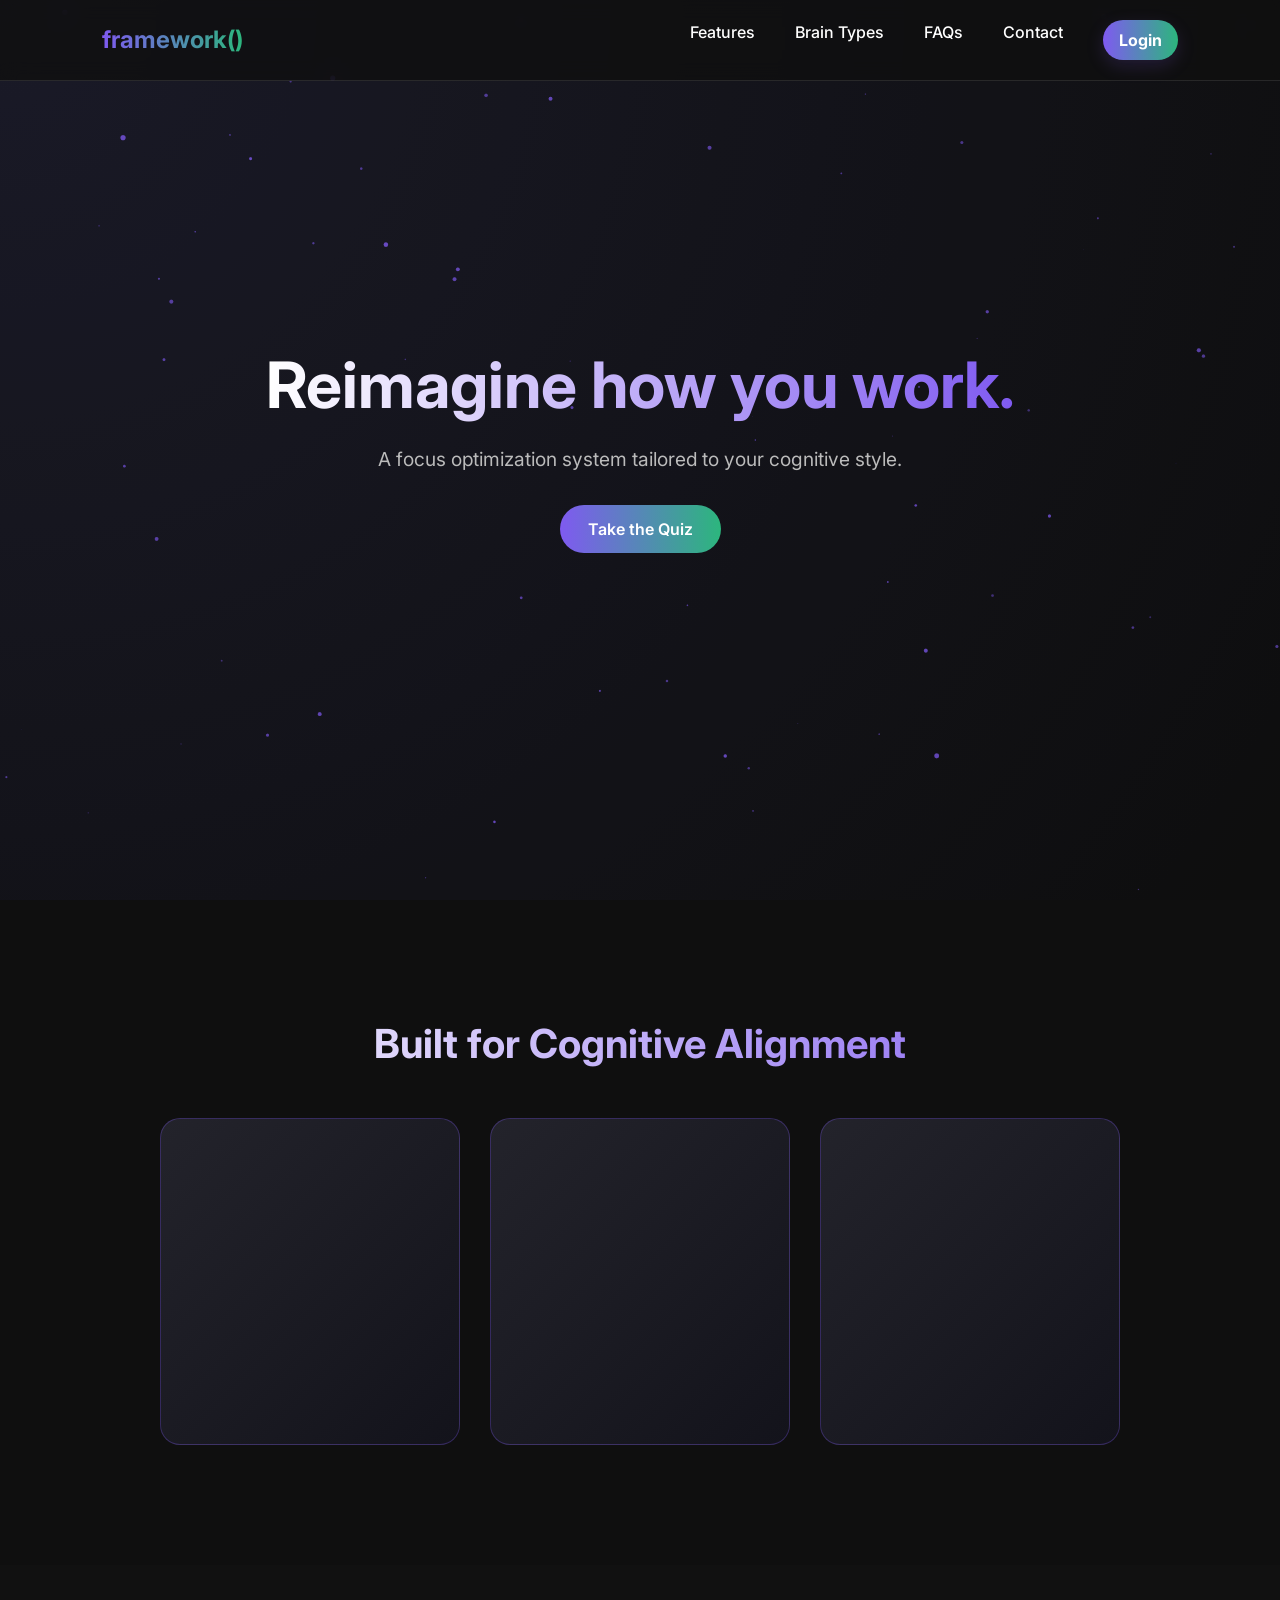
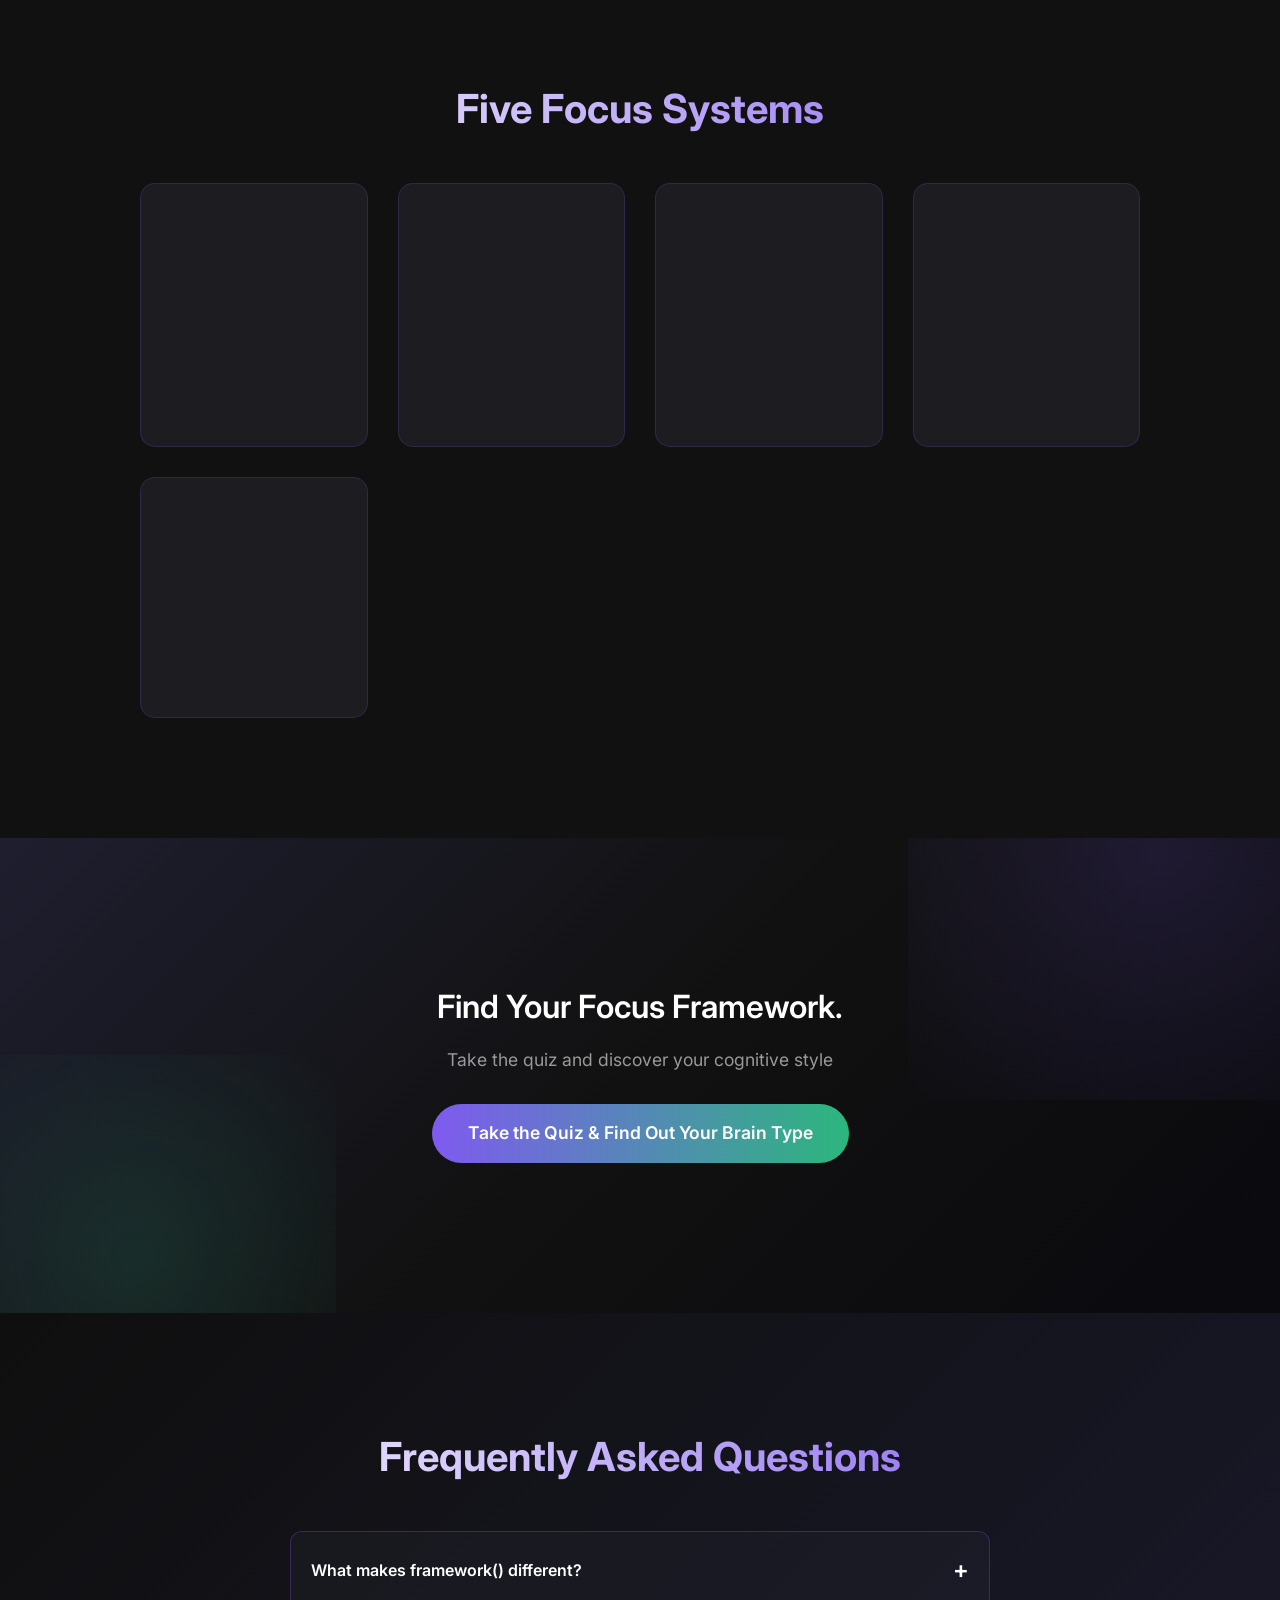
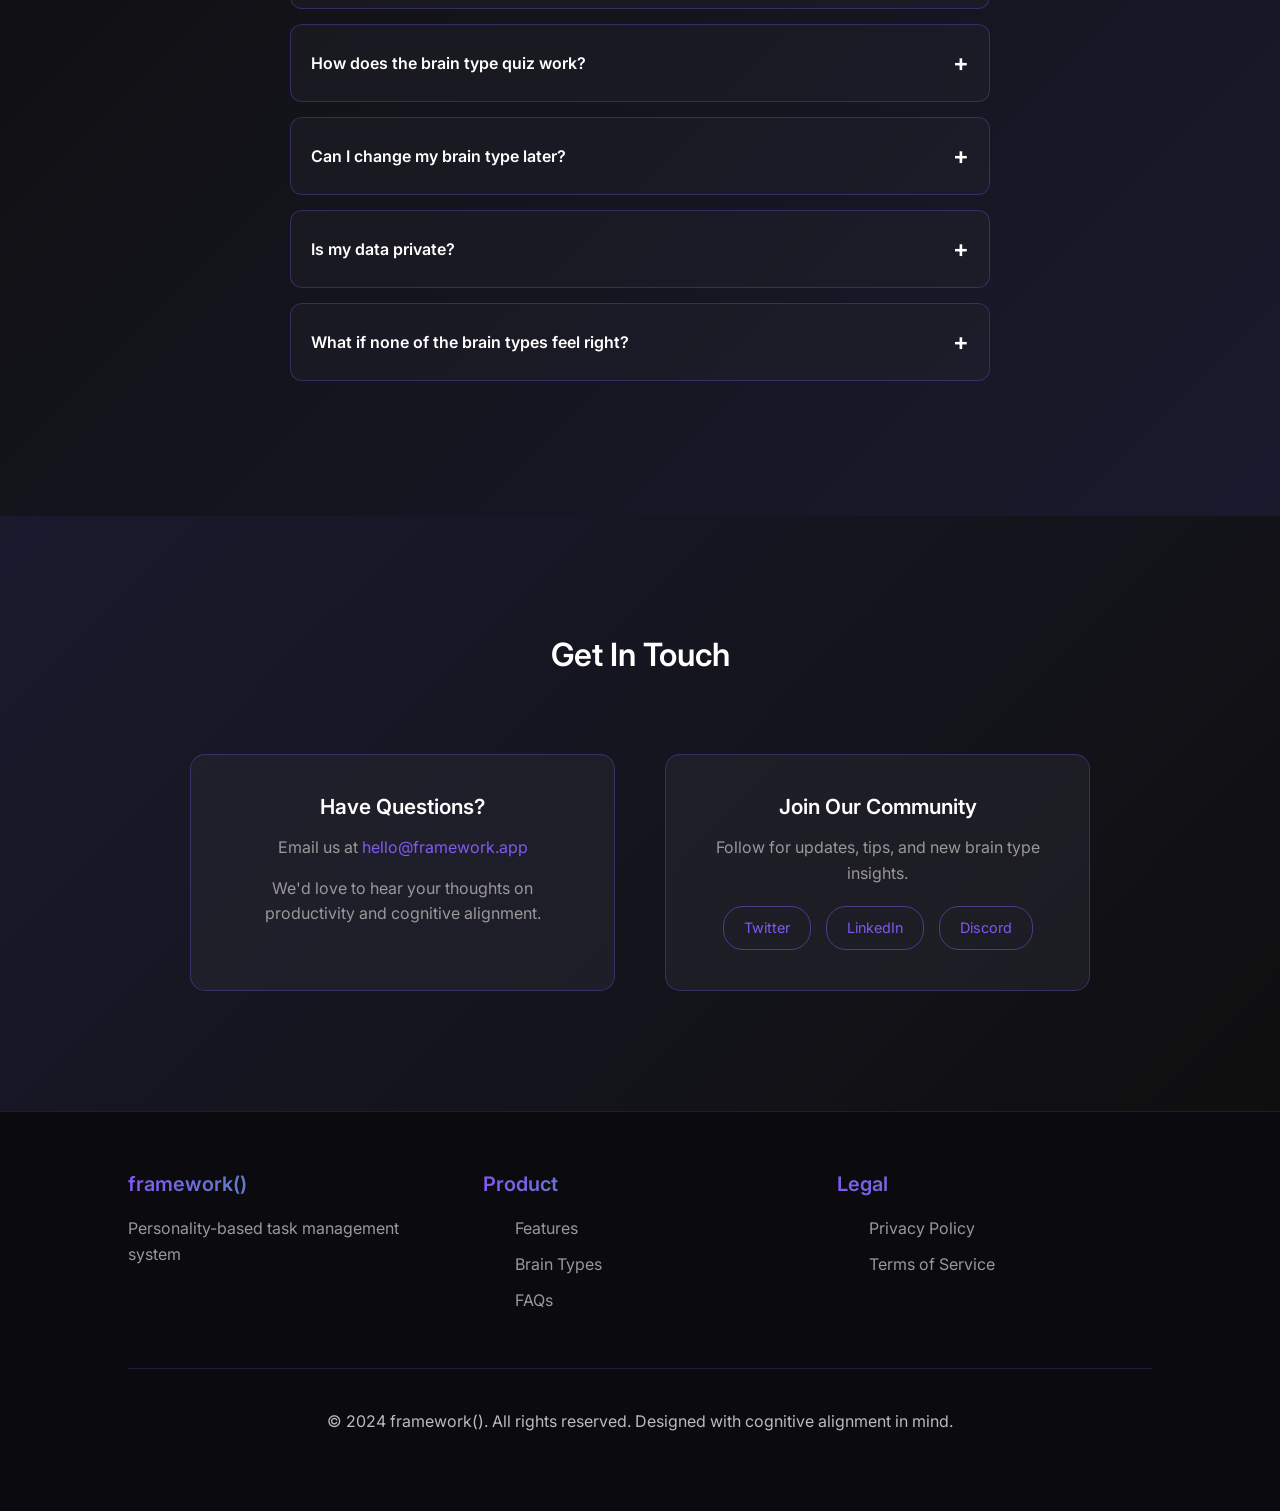
<file: index.html>
<!DOCTYPE html>
<html lang="en">
<head>
  <meta charset="UTF-8">
  <title>framework() - Personality-Based Task Manager</title>
  <meta name="viewport" content="width=device-width, initial-scale=1.0">

  <!-- Font -->
  <link href="https://fonts.googleapis.com/css2?family=Inter:wght@300;400;600;700&display=swap" rel="stylesheet">

  <!-- AOS Animation Library -->
  <link rel="stylesheet" href="https://unpkg.com/aos@next/dist/aos.css"/>

  <!-- Bootstrap CDN -->
  <link href="https://cdn.jsdelivr.net/npm/bootstrap@5.3.0/dist/css/bootstrap.min.css" rel="stylesheet">

  <link rel="stylesheet" href="css/base.css">
  <link rel="stylesheet" href="css/landing.css">
</head>
<body>

  <!-- NAVBAR -->
  <header class="navbar">
    <div class="logo">framework()</div>
    <nav>
      <a href="#features">Features</a>
      <a href="#brain">Brain Types</a>
      <a href="#faqs">FAQs</a>
      <a href="#contact">Contact</a>
      <a href="login.html" class="login-btn">Login</a>
    </nav>
  </header>

  <!-- HERO -->
  <section class="hero">
    <canvas id="canvas-hero"></canvas>
    <div class="hero-content" data-aos="fade-up">
      <h1>Reimagine how you work.</h1>
      <p>A focus optimization system tailored to your cognitive style.</p>
      <button class="cta-btn" onclick="navigateTo('quiz.html')">Take the Quiz</button>
    </div>
  </section>

  <!-- FEATURES -->
  <section id="features" class="section">
    <h2 data-aos="fade-up">Built for Cognitive Alignment</h2>

    <div class="cards">
      <div class="card" data-aos="fade-up">
        <div class="card-icon">&#129504</div>
        <h3>Personality-Based Dashboards</h3>
        <p>Five cognitive systems adapted to your unique thinking style.</p>
      </div>

      <div class="card" data-aos="fade-up" data-aos-delay="100">
        <div class="card-icon">⚡</div>
        <h3>Focus Optimization</h3>
        <p>Turn chaos into clarity through adaptive interfaces.</p>
      </div>

      <div class="card" data-aos="fade-up" data-aos-delay="200">
        <div class="card-icon">&#128202</div>
        <h3>Actionable Analytics</h3>
        <p>Understand how your attention evolves over time.</p>
      </div>
    </div>
  </section>

  <!-- BRAIN TYPES -->
  <section id="brain" class="section dark">
    <h2 data-aos="fade-up">Five Focus Systems</h2>
    <div class="brain-types" data-aos="fade-up" data-aos-delay="100">
      <div class="brain-type">
        <div class="brain-icon">&#x1F3D7</div>
        <h4>Architect</h4>
        <p>Structured, systematic, detailed planners</p>
      </div>
      <div class="brain-type">
        <div class="brain-icon">&#x1F3C3</div>
        <h4>Sprinter</h4>
        <p>Fast-paced, deadline-driven achievers</p>
      </div>
      <div class="brain-type">
        <div class="brain-icon">&#128173</div>
        <h4>Dreamer</h4>
        <p>Creative, visionary, big-picture thinkers</p>
      </div>
      <div class="brain-type">
        <div class="brain-icon">&#129337</div>
        <h4>Juggler</h4>
        <p>Multitaskers, adaptive, context-switchers</p>
      </div>
      <div class="brain-type">
        <div class="brain-icon">&#127919</div>
        <h4>Minimalist</h4>
        <p>Simplicity-focused, essential-only thinkers</p>
      </div>
    </div>
  </section>

  <!-- CTA -->
  <section id="cta" class="cta-section">
    <h2 data-aos="fade-up">Find Your Focus Framework.</h2>
    <p data-aos="fade-up" data-aos-delay="50">Take the quiz and discover your cognitive style</p>
    <button class="cta-btn large" data-aos="fade-up" data-aos-delay="100" onclick="navigateTo('quiz.html')">
      Take the Quiz & Find Out Your Brain Type
    </button>
  </section>

  <!-- FAQs -->
  <section id="faqs" class="section faqs-section">
    <h2 data-aos="fade-up">Frequently Asked Questions</h2>
    <div class="faq-container" data-aos="fade-up" data-aos-delay="100">
      <div class="faq-item">
        <button class="faq-toggle">
          <span>What makes framework() different?</span>
          <span class="faq-icon">+</span>
        </button>
        <div class="faq-content">
          <p>Unlike generic task managers, framework() adapts to your cognitive style. We believe productivity fails not from lack of tools, but from using tools that don't match how you actually think.</p>
        </div>
      </div>

      <div class="faq-item">
        <button class="faq-toggle">
          <span>How does the brain type quiz work?</span>
          <span class="faq-icon">+</span>
        </button>
        <div class="faq-content">
          <p>Our quiz analyzes your cognitive preferences across multiple dimensions: structure, pace, thinking style, and approach. Within minutes, you'll discover which of our five brain types matches your natural workflow.</p>
        </div>
      </div>

      <div class="faq-item">
        <button class="faq-toggle">
          <span>Can I change my brain type later?</span>
          <span class="faq-icon">+</span>
        </button>
        <div class="faq-content">
          <p>Yes! Your brain type isn't fixed. You can retake the quiz anytime to refresh your results, and your dashboard will adapt accordingly.</p>
        </div>
      </div>

      <div class="faq-item">
        <button class="faq-toggle">
          <span>Is my data private?</span>
          <span class="faq-icon">+</span>
        </button>
        <div class="faq-content">
          <p>Your data is yours. We believe in privacy by design. Your tasks, preferences, and analytics stay on your device.</p>
        </div>
      </div>

      <div class="faq-item">
        <button class="faq-toggle">
          <span>What if none of the brain types feel right?</span>
          <span class="faq-icon">+</span>
        </button>
        <div class="faq-content">
          <p>Most people are a blend of types. Our system shows you your primary and secondary types, so you get a nuanced view of your cognitive style.</p>
        </div>
      </div>
    </div>
  </section>

  <!-- CONTACT -->
  <section id="contact" class="contact-section">
    <h2 data-aos="fade-up">Get In Touch</h2>
    <div class="contact-content" data-aos="fade-up" data-aos-delay="100">
      <div class="contact-info">
        <h4>Have Questions?</h4>
        <p>Email us at <a href="mailto:hello@framework.app">hello@framework.app</a></p>
        <p>We'd love to hear your thoughts on productivity and cognitive alignment.</p>
      </div>
      <div class="contact-info">
        <h4>Join Our Community</h4>
        <p>Follow for updates, tips, and new brain type insights.</p>
        <div class="social-links">
          <a href="#" class="social-link">Twitter</a>
          <a href="#" class="social-link">LinkedIn</a>
          <a href="#" class="social-link">Discord</a>
        </div>
      </div>
    </div>
  </section>

  <!-- FOOTER -->
  <footer class="footer">
    <div class="footer-content">
      <div class="footer-section">
        <h5>framework()</h5>
        <p>Personality-based task management system</p>
      </div>
      <div class="footer-section">
        <h5>Product</h5>
        <ul>
          <li><a href="#features">Features</a></li>
          <li><a href="#brain">Brain Types</a></li>
          <li><a href="#faqs">FAQs</a></li>
        </ul>
      </div>
      <div class="footer-section">
        <h5>Legal</h5>
        <ul>
          <li><a href="#">Privacy Policy</a></li>
          <li><a href="#">Terms of Service</a></li>
        </ul>
      </div>
    </div>
    <div class="footer-bottom">
      <p>&copy; 2024 framework(). All rights reserved. Designed with cognitive alignment in mind.</p>
    </div>
  </footer>

  <!-- Scripts -->
  <script src="https://cdn.jsdelivr.net/npm/bootstrap@5.3.0/dist/js/bootstrap.bundle.min.js"></script>
  <script src="https://unpkg.com/aos@next/dist/aos.js"></script>
  <script src="js/core/router.js"></script>
  <script src="js/landing.js"></script>

</body>
</html>
</file>
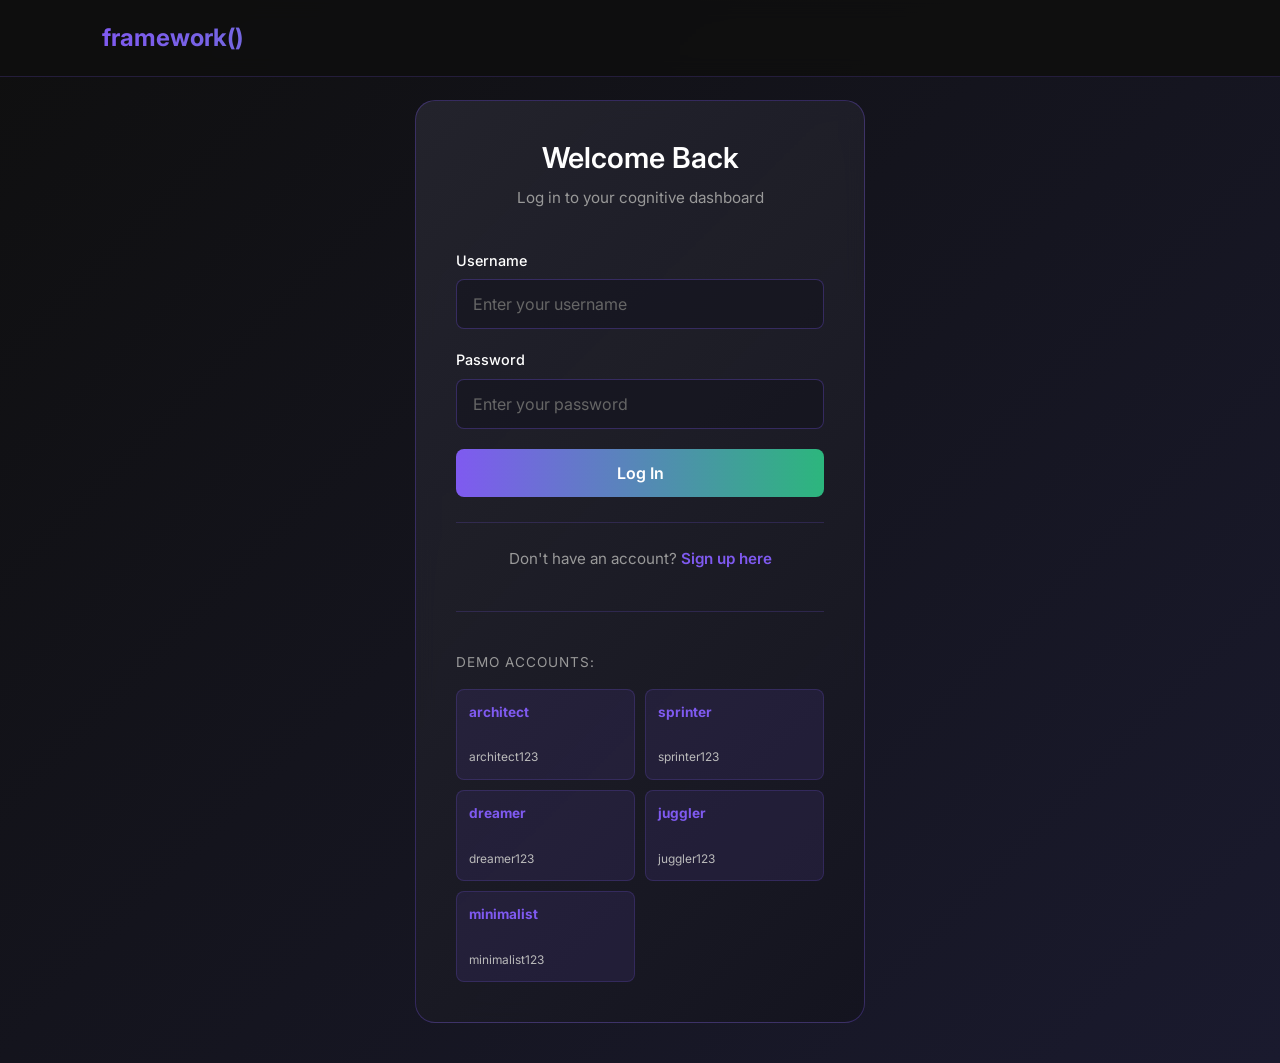
<file: dashboard.html>
<!DOCTYPE html>
<html lang="en">
<head>
  <meta charset="UTF-8">
  <title>Dashboard - framework()</title>
  <meta name="viewport" content="width=device-width, initial-scale=1.0">

  <link href="https://fonts.googleapis.com/css2?family=Inter:wght@300;400;600;700&display=swap" rel="stylesheet">
  <link href="https://cdn.jsdelivr.net/npm/bootstrap@5.3.0/dist/css/bootstrap.min.css" rel="stylesheet">

  <link rel="stylesheet" href="css/base.css">
  <link rel="stylesheet" href="css/dashboard.css">
</head>
<body>

  <!-- HEADER -->
  <header class="dashboard-header">
    <div class="header-left">
      <div class="logo" onclick="window.location.href='index.html'">framework()</div>
      <div class="brain-type-badge" id="brain-type-badge"></div>
    </div>
    <div class="header-right">
      <div class="user-info">
        <span class="greeting" id="greeting"></span>
        <span class="username" id="username"></span>
      </div>
      <button class="logout-btn" onclick="handleLogout()">Logout</button>
    </div>
  </header>

  <!-- MAIN CONTENT -->
  <main class="dashboard-main">
    <div class="dashboard-layout">
      <!-- Sidebar (injected) -->
      <aside id="dashboard-sidebar" class="dashboard-sidebar"></aside>

      <!-- Dashboard Content Container -->
      <div id="dashboard-content" class="dashboard-content">
        <!-- Content will be dynamically loaded based on brain type -->
        <div class="loading-state">
          <div class="spinner"></div>
          <p>Loading your personalized dashboard...</p>
        </div>
      </div>
    </div>
  </main>

  <!-- Scripts -->
  <script src="js/core/router.js"></script>
  <script src="js/auth/auth.js"></script>
  <script src="js/quiz/quizLogic.js"></script>
  <script src="js/dashboards/architect.js"></script>
  <script src="js/dashboards/sprinter.js"></script>
  <script src="js/dashboards/dreamer.js"></script>
  <script src="js/dashboards/juggler.js"></script>
  <script src="js/dashboards/minimalist.js"></script>
  <script src="js/dashboards/components/todo.js"></script>
  <script src="js/dashboards/sidebar.js"></script>
  <script src="js/dashboards/dashboard.js"></script>

</body>
</html>
</file>
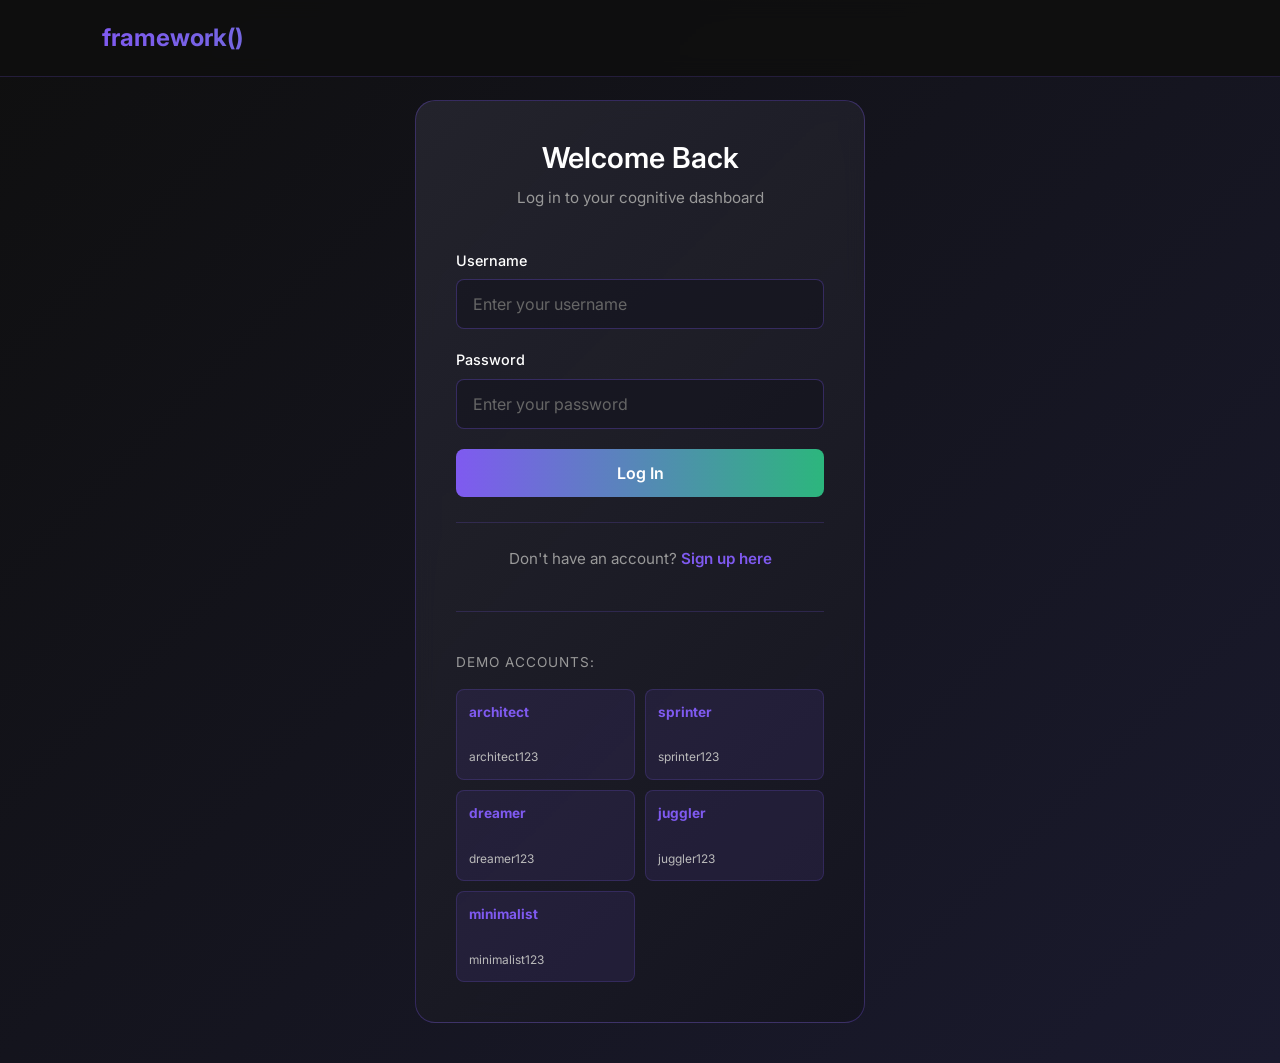
<file: login.html>
<!DOCTYPE html>
<html lang="en">
<head>
  <meta charset="UTF-8">
  <title>Log In - framework()</title>
  <meta name="viewport" content="width=device-width, initial-scale=1.0">

  <link href="https://fonts.googleapis.com/css2?family=Inter:wght@300;400;600;700&display=swap" rel="stylesheet">
  <link href="https://cdn.jsdelivr.net/npm/bootstrap@5.3.0/dist/css/bootstrap.min.css" rel="stylesheet">

  <link rel="stylesheet" href="css/base.css">
  <link rel="stylesheet" href="css/auth.css">
</head>
<body>

  <!-- HEADER -->
  <header class="auth-header">
    <div class="logo" onclick="window.location.href='index.html'">framework()</div>
  </header>

  <!-- AUTH CONTAINER -->
  <div class="auth-container">
    <div class="auth-wrapper">
      <div class="auth-card">
        <h1>Welcome Back</h1>
        <p class="auth-subtitle">Log in to your cognitive dashboard</p>

        <form id="login-form" onsubmit="handleLogin(event)">
          <div class="form-group">
            <label for="username">Username</label>
            <input type="text" id="username" placeholder="Enter your username" required>
          </div>

          <div class="form-group">
            <label for="password">Password</label>
            <input type="password" id="password" placeholder="Enter your password" required>
          </div>

          <button type="submit" class="auth-btn">Log In</button>
        </form>

        <div class="auth-link">
          Don't have an account? <a href="signup.html">Sign up here</a>
        </div>

        <!-- Demo Users Info -->
        <div class="demo-section">
          <p class="demo-title">Demo Accounts:</p>
          <div class="demo-users">
            <div class="demo-user">
              <strong>architect</strong><br>
              <small>architect123</small>
            </div>
            <div class="demo-user">
              <strong>sprinter</strong><br>
              <small>sprinter123</small>
            </div>
            <div class="demo-user">
              <strong>dreamer</strong><br>
              <small>dreamer123</small>
            </div>
            <div class="demo-user">
              <strong>juggler</strong><br>
              <small>juggler123</small>
            </div>
            <div class="demo-user">
              <strong>minimalist</strong><br>
              <small>minimalist123</small>
            </div>
          </div>
        </div>
      </div>
    </div>
  </div>

  <!-- Scripts -->
  <script src="js/core/router.js"></script>
  <script src="js/auth/auth.js"></script>
  <script src="js/auth/login.js"></script>

</body>
</html>
</file>
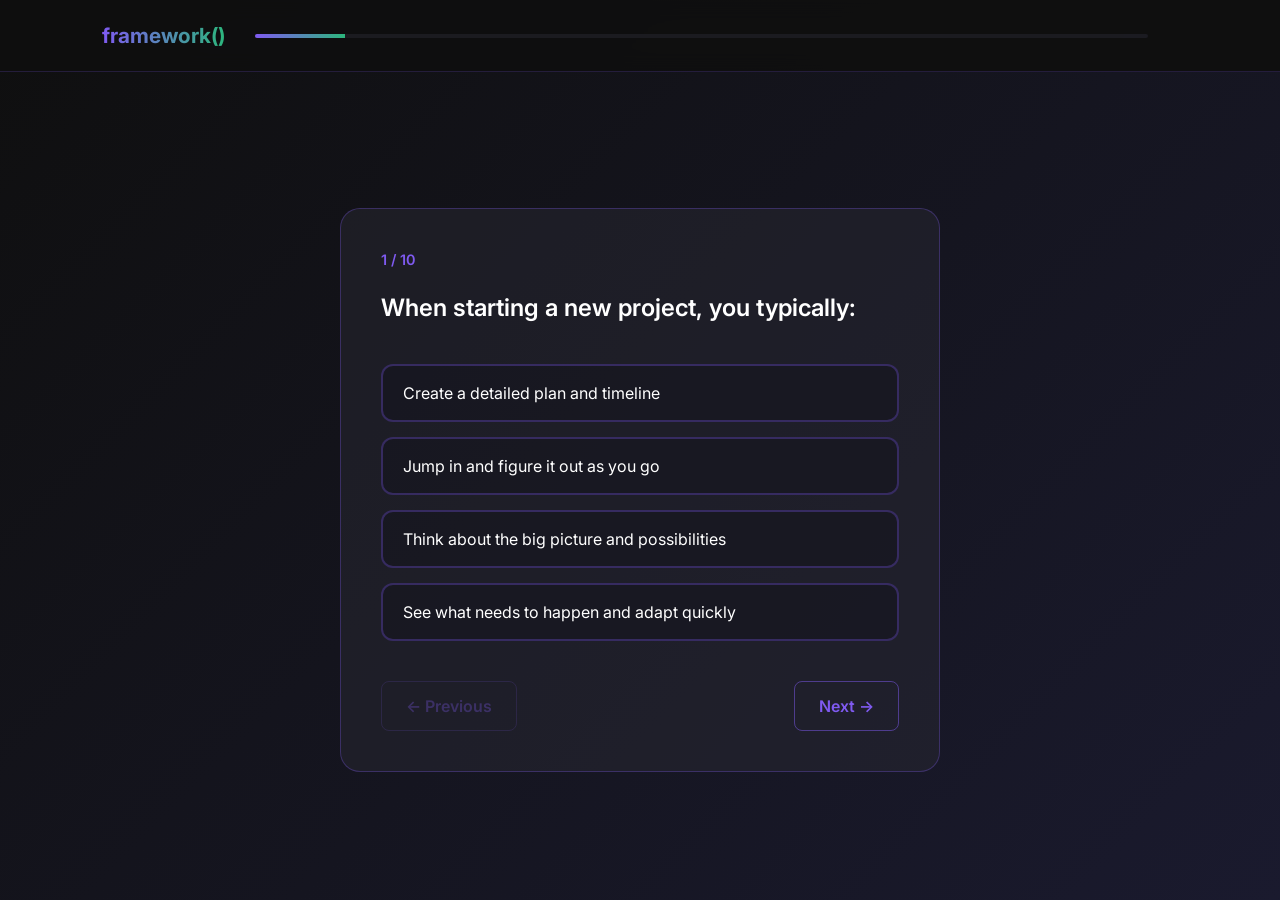
<file: quiz.html>
<!DOCTYPE html>
<html lang="en">
<head>
  <meta charset="UTF-8">
  <title>Find Your Brain Type - framework()</title>
  <meta name="viewport" content="width=device-width, initial-scale=1.0">

  <link href="https://fonts.googleapis.com/css2?family=Inter:wght@300;400;600;700&display=swap" rel="stylesheet">
  <link href="https://cdn.jsdelivr.net/npm/bootstrap@5.3.0/dist/css/bootstrap.min.css" rel="stylesheet">

  <link rel="stylesheet" href="css/base.css">
  <link rel="stylesheet" href="css/quiz.css">
</head>
<body>

  <!-- HEADER -->
  <header class="quiz-header">
    <div class="logo" onclick="window.location.href='index.html'">framework()</div>
    <div class="progress-bar">
      <div id="progress" class="progress-fill"></div>
    </div>
  </header>

  <!-- QUIZ CONTAINER -->
  <div class="quiz-container">
    <div class="quiz-wrapper">
      <!-- Question Section -->
      <div id="quiz-section" class="quiz-section">
        <div class="question-counter">
          <span id="current-question">1</span> / <span id="total-questions">10</span>
        </div>
        <h2 id="question-text" class="question-text"></h2>
        <div id="answers-container" class="answers-container"></div>
        <div class="quiz-navigation">
          <button id="prev-btn" class="nav-btn" onclick="previousQuestion()">← Previous</button>
          <button id="next-btn" class="nav-btn" onclick="nextQuestion()">Next →</button>
        </div>
      </div>

      <!-- Results Section -->
      <div id="results-section" class="results-section hidden">
        <h2>Finding your brain type...</h2>
        <div class="loading-spinner">
          <span></span>
          <span></span>
          <span></span>
        </div>
      </div>
    </div>
  </div>

  <!-- Scripts -->
  <script src="js/auth/auth.js"></script>
  <script src="js/quiz/quizLogic.js"></script>
  <script src="js/quiz/quizUI.js"></script>

</body>
</html>
</file>
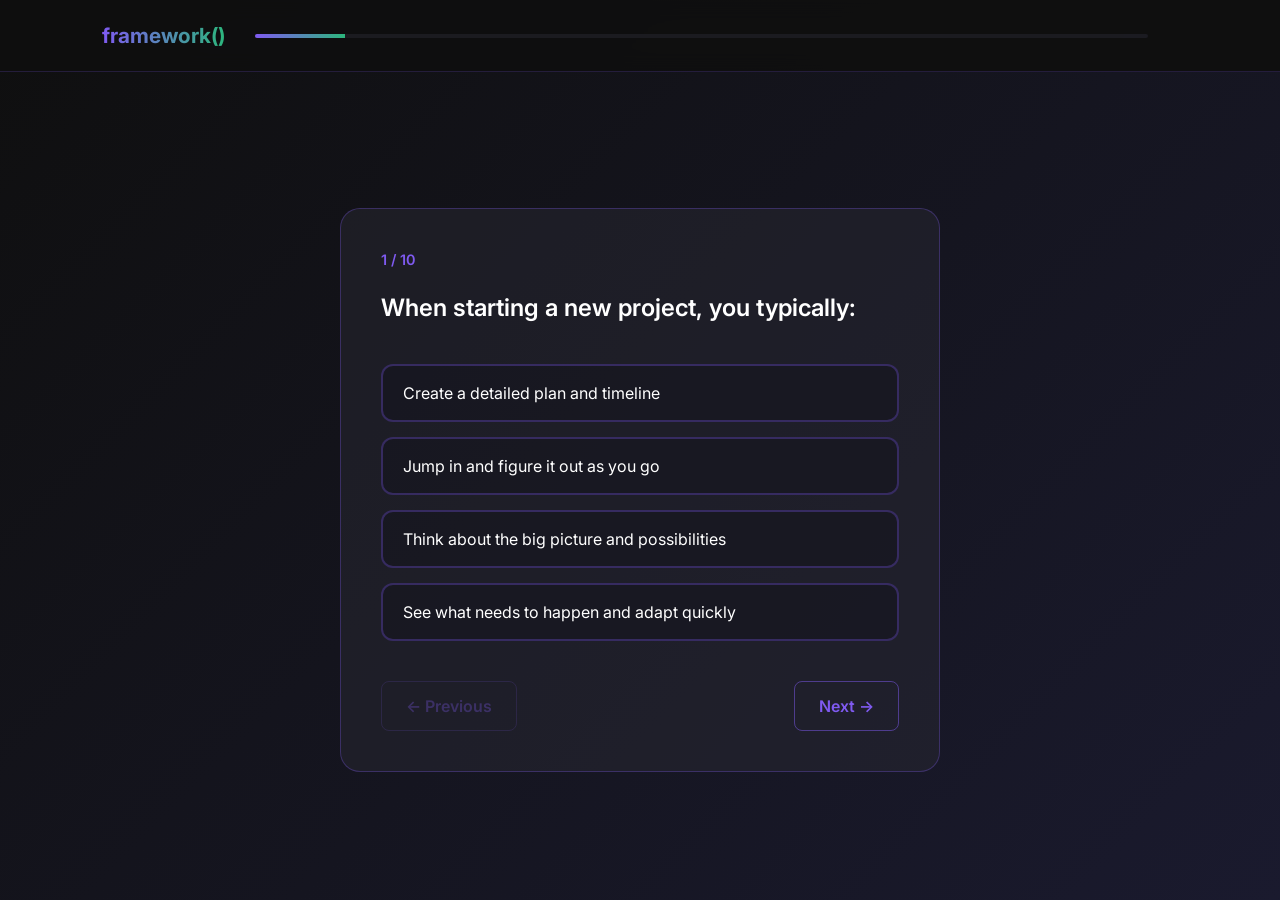
<file: result.html>
<!DOCTYPE html>
<html lang="en">
<head>
  <meta charset="UTF-8">
  <title>Your Brain Type - framework()</title>
  <meta name="viewport" content="width=device-width, initial-scale=1.0">

  <link href="https://fonts.googleapis.com/css2?family=Inter:wght@300;400;600;700&display=swap" rel="stylesheet">
  <link href="https://cdn.jsdelivr.net/npm/bootstrap@5.3.0/dist/css/bootstrap.min.css" rel="stylesheet">

  <link rel="stylesheet" href="css/base.css">
  <link rel="stylesheet" href="css/components.css">
</head>
<body>

  <!-- HEADER -->
  <header class="header">
    <div class="logo" onclick="window.location.href='index.html'">framework()</div>
  </header>

  <!-- RESULT CONTAINER -->
  <div class="result-container">
    <div class="result-wrapper">
      <h1 class="result-title">Your Brain Type</h1>
      
      <div class="result-card">
        <div class="brain-type-emoji" id="emoji"></div>
        <h2 id="brain-type-title" class="brain-type-title"></h2>
        <p id="brain-type-description" class="brain-type-description"></p>
        
        <div class="strength-section">
          <h3>Your Strength</h3>
          <p id="strength"></p>
        </div>
        
        <div class="challenge-section">
          <h3>Your Challenge</h3>
          <p id="challenge"></p>
        </div>
        
        <div class="dashboard-info">
          <h3>Your Personalized Dashboard</h3>
          <p id="dashboard-info"></p>
        </div>
      </div>

      <!-- CTA -->
      <div class="cta-section">
        <h3>Sign Up to Unlock Your Full Potential</h3>
        <p>Create your personalized <span id="brain-type-name"></span> dashboard and start optimizing your workflow</p>
        <button class="signup-btn" onclick="navigateToSignup()">Sign Up Now</button>
        <p class="login-prompt">Already have an account? <a href="login.html">Log in here</a></p>
      </div>
    </div>
  </div>

  <!-- Scripts -->
  <script src="js/auth/auth.js"></script>
  <script src="js/quiz/quizLogic.js"></script>
  <script src="js/auth/result.js"></script>

</body>
</html>
</file>
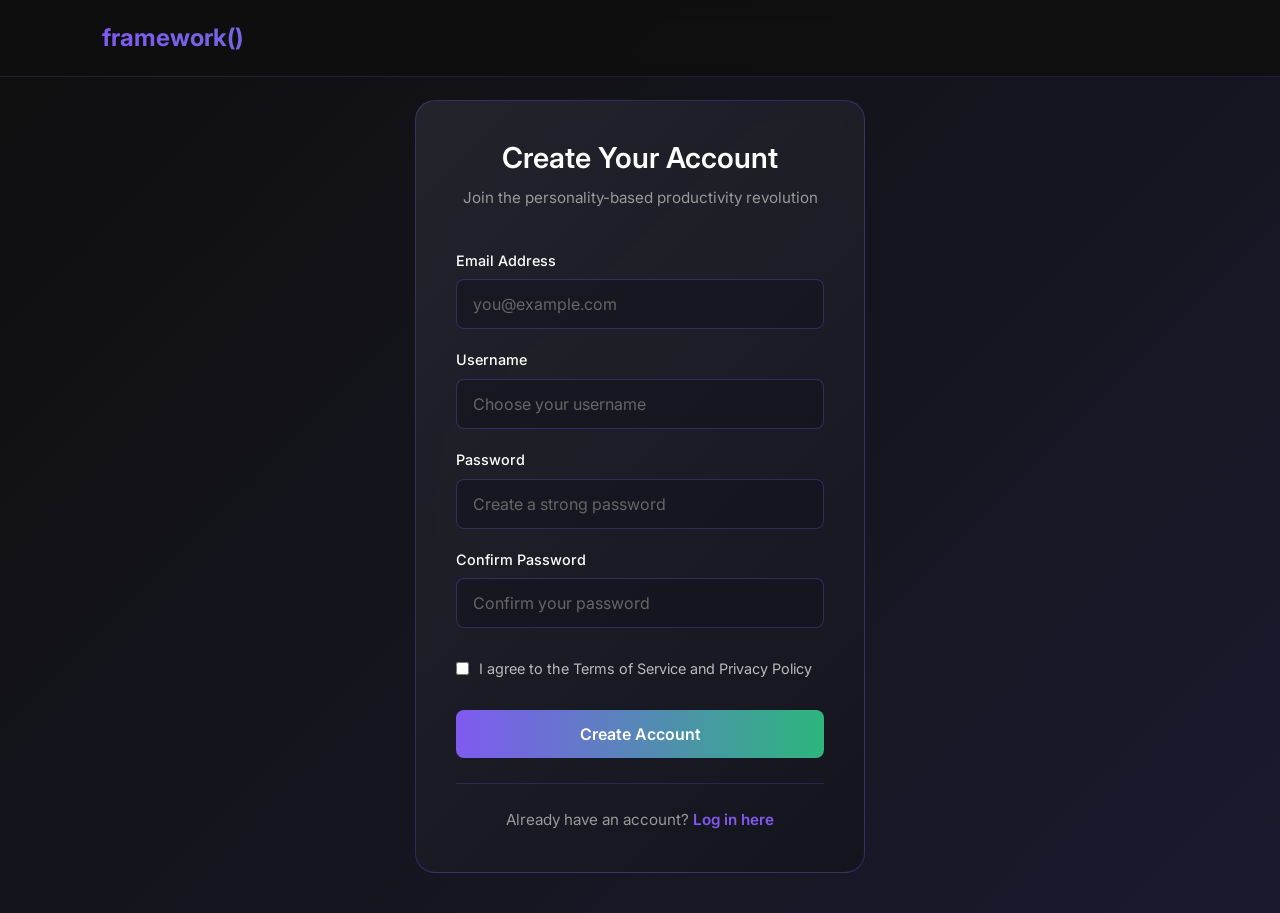
<file: signup.html>
<!DOCTYPE html>
<html lang="en">
<head>
  <meta charset="UTF-8">
  <title>Sign Up - framework()</title>
  <meta name="viewport" content="width=device-width, initial-scale=1.0">

  <link href="https://fonts.googleapis.com/css2?family=Inter:wght@300;400;600;700&display=swap" rel="stylesheet">
  <link href="https://cdn.jsdelivr.net/npm/bootstrap@5.3.0/dist/css/bootstrap.min.css" rel="stylesheet">

  <link rel="stylesheet" href="css/base.css">
  <link rel="stylesheet" href="css/auth.css">
</head>
<body>

  <!-- HEADER -->
  <header class="auth-header">
    <div class="logo" onclick="window.location.href='index.html'">framework()</div>
  </header>

  <!-- AUTH CONTAINER -->
  <div class="auth-container">
    <div class="auth-wrapper">
      <div class="auth-card">
        <h1>Create Your Account</h1>
        <p class="auth-subtitle">Join the personality-based productivity revolution</p>

        <form id="signup-form" onsubmit="handleSignup(event)">
          <div class="form-group">
            <label for="email">Email Address</label>
            <input type="email" id="email" placeholder="you@example.com" required>
          </div>

          <div class="form-group">
            <label for="username">Username</label>
            <input type="text" id="username" placeholder="Choose your username" required>
          </div>

          <div class="form-group">
            <label for="password">Password</label>
            <input type="password" id="password" placeholder="Create a strong password" required>
          </div>

          <div class="form-group">
            <label for="confirm-password">Confirm Password</label>
            <input type="password" id="confirm-password" placeholder="Confirm your password" required>
          </div>

          <div class="checkbox-group">
            <input type="checkbox" id="terms" required>
            <label for="terms">I agree to the Terms of Service and Privacy Policy</label>
          </div>

          <button type="submit" class="auth-btn">Create Account</button>
        </form>

        <div class="auth-link">
          Already have an account? <a href="login.html">Log in here</a>
        </div>
      </div>
    </div>
  </div>

  <!-- Scripts -->
  <script src="js/auth/auth.js"></script>
  <script src="js/auth/signup.js"></script>

</body>
</html>
</file>
<file: css/base.css>
/* Global Styles */
* {
  margin: 0;
  padding: 0;
  box-sizing: border-box;
}

html {
  scroll-behavior: smooth;
}

body {
  font-family: 'Inter', sans-serif;
  background: #0f0f0f;
  color: white;
  overflow-x: hidden;
}

/* Typography */
h1, h2, h3, h4, h5, h6 {
  font-weight: 600;
  line-height: 1.2;
}

p {
  line-height: 1.6;
  color: #bbb;
}

a {
  color: inherit;
  text-decoration: none;
  transition: color 0.3s ease;
}

/* Containers */
.container {
  max-width: 1200px;
  margin: 0 auto;
  padding: 0 2%;
}

/* Buttons */
button {
  font-family: 'Inter', sans-serif;
}

button:disabled {
  opacity: 0.5;
  cursor: not-allowed;
}

/* Forms */
input, textarea, select {
  font-family: 'Inter', sans-serif;
  background: rgba(40, 40, 50, 0.5);
  color: white;
  border: 1px solid rgba(127, 90, 240, 0.3);
  border-radius: 8px;
  padding: 12px 16px;
  transition: all 0.3s ease;
}

input:focus, textarea:focus, select:focus {
  outline: none;
  border-color: #7f5af0;
  background: rgba(40, 40, 50, 0.8);
  box-shadow: 0 0 20px rgba(127, 90, 240, 0.2);
}

input::placeholder {
  color: #666;
}

/* Scrollbar */
::-webkit-scrollbar {
  width: 10px;
}

::-webkit-scrollbar-track {
  background: #0f0f0f;
}

::-webkit-scrollbar-thumb {
  background: #7f5af0;
  border-radius: 5px;
}

::-webkit-scrollbar-thumb:hover {
  background: #2cb67d;
}

/* Utilities */
.hidden {
  display: none !important;
}

.visible {
  display: block !important;
}

.text-center {
  text-align: center;
}

.text-gradient {
  background: linear-gradient(90deg, #7f5af0, #2cb67d);
  -webkit-background-clip: text;
  -webkit-text-fill-color: transparent;
  background-clip: text;
}

.gradient-border {
  border: 1px solid transparent;
  background: linear-gradient(#0f0f0f, #0f0f0f) padding-box,
              linear-gradient(90deg, #7f5af0, #2cb67d) border-box;
}

/* Animations */
@keyframes spin {
  from {
    transform: rotate(0deg);
  }
  to {
    transform: rotate(360deg);
  }
}

@keyframes pulse {
  0%, 100% {
    opacity: 1;
  }
  50% {
    opacity: 0.5;
  }
}

@keyframes slideIn {
  from {
    opacity: 0;
    transform: translateX(-20px);
  }
  to {
    opacity: 1;
    transform: translateX(0);
  }
}

/* Loading State */
.loading {
  display: inline-block;
  width: 20px;
  height: 20px;
  border: 3px solid rgba(127, 90, 240, 0.3);
  border-radius: 50%;
  border-top-color: #7f5af0;
  animation: spin 1s linear infinite;
}

/* Responsive */
@media (max-width: 768px) {
  body {
    font-size: 14px;
  }

  h1 {
    font-size: 1.8rem;
  }

  h2 {
    font-size: 1.5rem;
  }

  h3 {
    font-size: 1.2rem;
  }
}
</file>
<file: css/landing.css>
* {
  margin: 0;
  padding: 0;
  box-sizing: border-box;
}

body {
  font-family: 'Inter', sans-serif;
  background: #0f0f0f;
  color: white;
  scroll-behavior: smooth;
  overflow-x: hidden;
}

/* NAVBAR */
.navbar {
  position: fixed;
  top: 0;
  width: 100%;
  padding: 20px 8%;
  display: flex;
  justify-content: space-between;
  align-items: center;
  background: rgba(15, 15, 15, 0.8);
  backdrop-filter: blur(10px);
  z-index: 1000;
  border-bottom: 1px solid rgba(255, 255, 255, 0.1);
  animation: slideDown 0.6s ease-out;
}

@keyframes slideDown {
  from {
    transform: translateY(-100%);
    opacity: 0;
  }
  to {
    transform: translateY(0);
    opacity: 1;
  }
}

.navbar .logo {
  font-size: 1.5rem;
  font-weight: 700;
  background: linear-gradient(90deg, #7f5af0, #2cb67d);
  -webkit-background-clip: text;
  -webkit-text-fill-color: transparent;
  background-clip: text;
}

.navbar nav {
  display: flex;
  gap: 40px;
}

.navbar a {
  color: white;
  text-decoration: none;
  font-weight: 500;
  transition: color 0.3s ease;
  position: relative;
}

.navbar a::after {
  content: '';
  position: absolute;
  bottom: -5px;
  left: 0;
  width: 0;
  height: 2px;
  background: linear-gradient(90deg, #7f5af0, #2cb67d);
  transition: width 0.3s ease;
}

.navbar a:hover::after {
  width: 100%;
}

/* Login button in navbar */
.navbar .login-btn {
  padding: 8px 16px;
  border-radius: 20px;
  background: linear-gradient(90deg, #7f5af0, #2cb67d);
  color: white;
  font-weight: 700;
  text-decoration: none;
  box-shadow: 0 6px 18px rgba(127,90,240,0.18);
  transition: transform 0.18s ease, box-shadow 0.18s ease;
}

.navbar .login-btn:hover {
  transform: translateY(-2px);
  box-shadow: 0 12px 30px rgba(127,90,240,0.24);
}

/* HERO */
.hero {
  position: relative;
  height: 100vh;
  display: flex;
  align-items: center;
  justify-content: center;
  text-align: center;
  padding: 0 10%;
  background: radial-gradient(circle at top left, #1e1e2f, #0f0f0f);
  overflow: hidden;
}

#canvas-hero {
  position: absolute;
  top: 0;
  left: 0;
  width: 100%;
  height: 100%;
}

.hero-content {
  position: relative;
  z-index: 10;
}

.hero h1 {
  font-size: 4rem;
  font-weight: 700;
  margin-bottom: 20px;
  background: linear-gradient(90deg, #fff, #7f5af0);
  -webkit-background-clip: text;
  -webkit-text-fill-color: transparent;
  background-clip: text;
  animation: fadeInUp 1s ease-out;
}

@keyframes fadeInUp {
  from {
    opacity: 0;
    transform: translateY(30px);
  }
  to {
    opacity: 1;
    transform: translateY(0);
  }
}

.hero p {
  font-size: 1.2rem;
  color: #bbb;
  margin-bottom: 30px;
  animation: fadeInUp 1s ease-out 0.2s both;
}

/* BUTTON */
.cta-btn {
  padding: 12px 28px;
  border: none;
  border-radius: 30px;
  background: linear-gradient(90deg, #7f5af0, #2cb67d);
  color: white;
  font-weight: 600;
  cursor: pointer;
  transition: all 0.3s ease;
  position: relative;
  overflow: hidden;
  animation: fadeInUp 1s ease-out 0.4s both;
}

.cta-btn::before {
  content: '';
  position: absolute;
  top: 0;
  left: -100%;
  width: 100%;
  height: 100%;
  background: rgba(255, 255, 255, 0.1);
  transition: left 0.3s ease;
}

.cta-btn:hover::before {
  left: 100%;
}

.cta-btn:hover {
  transform: scale(1.05);
  box-shadow: 0 10px 30px rgba(127, 90, 240, 0.4);
}

.cta-btn.large {
  padding: 16px 36px;
  font-size: 1.1rem;
}

/* SECTION */
.section {
  padding: 120px 10%;
  text-align: center;
}

.section h2 {
  font-size: 2.5rem;
  margin-bottom: 50px;
  font-weight: 700;
  background: linear-gradient(90deg, #fff, #7f5af0);
  -webkit-background-clip: text;
  -webkit-text-fill-color: transparent;
  background-clip: text;
}

/* CARDS */
.cards {
  display: flex;
  justify-content: center;
  gap: 30px;
  flex-wrap: wrap;
}

.card {
  background: linear-gradient(135deg, rgba(40, 40, 50, 0.8), rgba(20, 20, 30, 0.8));
  padding: 40px;
  border-radius: 20px;
  width: 300px;
  transition: all 0.3s ease;
  border: 1px solid rgba(127, 90, 240, 0.3);
  transform-style: preserve-3d;
  perspective: 1000px;
}

.card:hover {
  transform: translateY(-20px) rotateX(5deg);
  border-color: rgba(127, 90, 240, 0.8);
  box-shadow: 0 20px 40px rgba(127, 90, 240, 0.3);
}

.card-icon {
  font-size: 3rem;
  margin-bottom: 15px;
  display: inline-block;
  transition: transform 0.3s ease;
}

.card:hover .card-icon {
  transform: scale(1.2) rotateZ(10deg);
}

.card h3 {
  font-size: 1.3rem;
  margin-bottom: 15px;
  font-weight: 600;
  color: #fff;
}

.card p {
  color: #999;
  line-height: 1.6;
}

/* DARK SECTION */
.dark {
  background: #111;
}

.brain-types {
  display: grid;
  grid-template-columns: repeat(auto-fit, minmax(200px, 1fr));
  gap: 30px;
  max-width: 1000px;
  margin: 0 auto;
}

.brain-type {
  padding: 30px;
  background: rgba(40, 40, 50, 0.5);
  border-radius: 15px;
  border: 1px solid rgba(127, 90, 240, 0.2);
  transition: all 0.4s ease;
  transform-style: preserve-3d;
}

.brain-type:hover {
  transform: translateY(-10px) scale(1.05);
  border-color: rgba(127, 90, 240, 0.8);
  background: rgba(40, 40, 50, 0.9);
  box-shadow: 0 10px 30px rgba(127, 90, 240, 0.2);
}

.brain-icon {
  font-size: 2.5rem;
  margin-bottom: 15px;
  display: inline-block;
  transition: all 0.3s ease;
}

.brain-type:hover .brain-icon {
  transform: rotateY(360deg) scale(1.2);
}

.brain-type h4 {
  font-weight: 600;
  margin-bottom: 10px;
}

.brain-type p {
  color: #999;
  font-size: 0.95rem;
}

/* CTA SECTION */
.cta-section {
  padding: 150px 10%;
  text-align: center;
  background: linear-gradient(135deg, #1e1e2f 0%, #111 50%, #0a0a0f 100%);
  position: relative;
  overflow: hidden;
}

.cta-section::before {
  content: '';
  position: absolute;
  top: -50%;
  right: -10%;
  width: 500px;
  height: 500px;
  background: radial-gradient(circle, rgba(127, 90, 240, 0.15), transparent);
  animation: float 6s ease-in-out infinite;
}

.cta-section::after {
  content: '';
  position: absolute;
  bottom: -30%;
  left: -5%;
  width: 400px;
  height: 400px;
  background: radial-gradient(circle, rgba(44, 182, 125, 0.15), transparent);
  animation: float 8s ease-in-out infinite reverse;
}

@keyframes float {
  0%, 100% {
    transform: translateY(0px);
  }
  50% {
    transform: translateY(30px);
  }
}

.cta-section h2 {
  position: relative;
  z-index: 10;
  margin-bottom: 20px;
}

.cta-section p {
  position: relative;
  z-index: 10;
  color: #999;
  margin-bottom: 30px;
  font-size: 1.1rem;
}

/* FAQs SECTION */
.faqs-section {
  background: linear-gradient(135deg, #0f0f0f 0%, #1a1a2e 100%);
}

.faq-container {
  max-width: 700px;
  margin: 0 auto;
}

.faq-item {
  margin-bottom: 15px;
  border: 1px solid rgba(127, 90, 240, 0.3);
  border-radius: 12px;
  overflow: hidden;
  transition: all 0.3s ease;
  background: rgba(40, 40, 50, 0.3);
}

.faq-item:hover {
  border-color: rgba(127, 90, 240, 0.8);
  background: rgba(40, 40, 50, 0.6);
}

.faq-toggle {
  width: 100%;
  padding: 20px;
  background: transparent;
  border: none;
  color: white;
  text-align: left;
  font-size: 1rem;
  font-weight: 600;
  cursor: pointer;
  display: flex;
  justify-content: space-between;
  align-items: center;
  transition: all 0.3s ease;
}

.faq-toggle:hover {
  color: #7f5af0;
}

.faq-icon {
  font-size: 1.5rem;
  transition: transform 0.3s ease;
}

.faq-item.active .faq-icon {
  transform: rotate(45deg);
}

.faq-content {
  max-height: 0;
  overflow: hidden;
  transition: max-height 0.3s ease;
  padding: 0 20px;
}

.faq-item.active .faq-content {
  max-height: 200px;
  padding: 0 20px 20px 20px;
}

.faq-content p {
  color: #bbb;
  line-height: 1.6;
}

/* CONTACT SECTION */
.contact-section {
  padding: 120px 10%;
  background: linear-gradient(135deg, #1a1a2e 0%, #0f0f0f 100%);
  text-align: center;
}

.contact-section h2 {
  margin-bottom: 80px;
}

.contact-content {
  display: grid;
  grid-template-columns: repeat(auto-fit, minmax(300px, 1fr));
  gap: 50px;
  max-width: 900px;
  margin: 0 auto;
}

.contact-info {
  padding: 40px;
  background: rgba(40, 40, 50, 0.5);
  border-radius: 15px;
  border: 1px solid rgba(127, 90, 240, 0.3);
  transition: all 0.3s ease;
}

.contact-info:hover {
  transform: translateY(-10px);
  border-color: rgba(127, 90, 240, 0.8);
  background: rgba(40, 40, 50, 0.8);
}

.contact-info h4 {
  font-size: 1.3rem;
  margin-bottom: 15px;
  color: #fff;
}

.contact-info p {
  color: #999;
  margin-bottom: 15px;
  line-height: 1.6;
}

.contact-info a {
  color: #7f5af0;
  text-decoration: none;
  transition: color 0.3s ease;
}

.contact-info a:hover {
  color: #2cb67d;
}

.social-links {
  display: flex;
  gap: 15px;
  justify-content: center;
  margin-top: 20px;
}

.social-link {
  padding: 10px 20px;
  border: 1px solid rgba(127, 90, 240, 0.5);
  border-radius: 20px;
  color: #7f5af0;
  text-decoration: none;
  transition: all 0.3s ease;
  font-size: 0.9rem;
}

.social-link:hover {
  background: rgba(127, 90, 240, 0.2);
  border-color: #7f5af0;
}

/* FOOTER */
.footer {
  background: #0a0a0f;
  padding: 60px 10%;
  border-top: 1px solid rgba(127, 90, 240, 0.2);
}

.footer-content {
  display: grid;
  grid-template-columns: repeat(auto-fit, minmax(250px, 1fr));
  gap: 40px;
  margin-bottom: 40px;
  max-width: 1200px;
  margin-left: auto;
  margin-right: auto;
}

.footer-section h5 {
  font-weight: 600;
  margin-bottom: 20px;
  background: linear-gradient(90deg, #7f5af0, #2cb67d);
  -webkit-background-clip: text;
  -webkit-text-fill-color: transparent;
  background-clip: text;
}

.footer-section p {
  color: #999;
  line-height: 1.6;
}

.footer-section ul {
  list-style: none;
}

.footer-section ul li {
  margin-bottom: 12px;
}

.footer-section ul li a {
  color: #999;
  text-decoration: none;
  transition: color 0.3s ease;
}

.footer-section ul li a:hover {
  color: #7f5af0;
}

.footer-bottom {
  text-align: center;
  padding-top: 40px;
  border-top: 1px solid rgba(127, 90, 240, 0.2);
  color: #666;
}

/* RESPONSIVE */
@media (max-width: 768px) {
  .navbar {
    padding: 15px 5%;
  }

  .navbar nav {
    gap: 20px;
  }

  .hero h1 {
    font-size: 2.5rem;
  }

  .hero p {
    font-size: 1rem;
  }

  .section {
    padding: 80px 5%;
  }

  .section h2 {
    font-size: 2rem;
  }

  .card {
    width: 100%;
  }

  .cta-section {
    padding: 100px 5%;
  }

  .contact-section {
    padding: 80px 5%;
  }

}
</file>
<file: css/dashboard.css>
/* Dashboard Styles */

.dashboard-header {
  background: rgba(15, 15, 15, 0.95);
  backdrop-filter: blur(10px);
  border-bottom: 1px solid rgba(127, 90, 240, 0.2);
  padding: 20px 8%;
  position: fixed;
  width: 100%;
  top: 0;
  z-index: 100;
  display: flex;
  justify-content: space-between;
  align-items: center;
}

.header-left,
.header-right {
  display: flex;
  align-items: center;
  gap: 30px;
}

.dashboard-header .logo {
  font-size: 1.3rem;
  font-weight: 700;
  background: linear-gradient(90deg, #7f5af0, #2cb67d);
  -webkit-background-clip: text;
  -webkit-text-fill-color: transparent;
  background-clip: text;
  cursor: pointer;
  transition: transform 0.3s ease;
}

.dashboard-header .logo:hover {
  transform: scale(1.05);
}

.brain-type-badge {
  padding: 8px 16px;
  background: rgba(127, 90, 240, 0.2);
  border: 1px solid rgba(127, 90, 240, 0.5);
  border-radius: 20px;
  font-size: 0.85rem;
  font-weight: 600;
  color: #7f5af0;
}

.user-info {
  display: flex;
  flex-direction: column;
  align-items: flex-end;
}

.greeting {
  font-size: 0.85rem;
  color: #999;
  display: block;
}

.username {
  font-size: 1rem;
  font-weight: 600;
  color: white;
  display: block;
  margin-top: 2px;
}

.logout-btn {
  padding: 8px 20px;
  border: 1px solid rgba(127, 90, 240, 0.5);
  background: transparent;
  color: #7f5af0;
  border-radius: 20px;
  cursor: pointer;
  font-weight: 600;
  transition: all 0.3s ease;
  font-size: 0.9rem;
}

.logout-btn:hover {
  background: rgba(127, 90, 240, 0.2);
  border-color: #7f5af0;
}

/* MAIN CONTENT */
.dashboard-main {
  padding-top: 80px;
  min-height: 100vh;
  background: linear-gradient(135deg, #0f0f0f 0%, #1a1a2e 100%);
}

/* Layout with sidebar */
.dashboard-layout {
  display: flex;
  gap: 30px;
  align-items: flex-start;
}

.dashboard-sidebar {
  width: 260px;
  background: linear-gradient(180deg, rgba(20,20,30,0.9), rgba(12,12,18,0.9));
  border: 1px solid rgba(127,90,240,0.08);
  padding: 20px;
  border-radius: 12px;
  margin: 40px 0 40px 8%;
  min-height: 400px;
}

.sidebar-section {
  margin-bottom: 18px;
}

.sidebar-section h4 {
  color: #aaa;
  font-size: 0.95rem;
  margin-bottom: 10px;
}

.sidebar-tab {
  display: block;
  padding: 10px 12px;
  border-radius: 8px;
  color: #ddd;
  text-decoration: none;
  margin-bottom: 8px;
  cursor: pointer;
}

.sidebar-tab.active {
  background: rgba(127,90,240,0.12);
  color: #fff;
  border-left: 3px solid #7f5af0;
}

/* Architect specific */
.architect-layout { display:flex; gap:24px; }
.left-col { flex: 1 1 520px; }
.right-col { width: 420px; }
.task-add { display:flex; gap:8px; align-items:center; margin-bottom:12px; }
.tree-node { padding:8px 6px; border-bottom:1px dashed rgba(255,255,255,0.03); display:flex; justify-content:space-between; align-items:center; }
.node-title { margin-left:8px; font-weight:600; }
.node-meta { margin-left:8px; color:#cfcfcf; font-size:0.85rem; }
.node-actions button { margin-left:8px; padding:4px 8px; border-radius:6px; border:none; background:rgba(127,90,240,0.08); color:#ddd; cursor:pointer; }
.tags-list { display:flex; gap:8px; flex-wrap:wrap; }
.tag-pill { background:rgba(127,90,240,0.12); color:#fff; padding:6px 10px; border-radius:999px; border:none; }
.weekly-chart { display:flex; gap:8px; align-items:end; height:90px; padding:8px 0; }
.weekly-bar { display:flex; flex-direction:column; align-items:center; width:28px; }
.weekly-bar .bar { width:100%; background:linear-gradient(180deg,#7f5af0,#2cb67d); border-radius:6px 6px 0 0; }
.weekly-bar .bar-label { margin-top:6px; font-size:0.8rem; color:#bbb; }
.progress { background:rgba(255,255,255,0.06); border-radius:8px; height:12px; overflow:hidden; }
.progress-bar { height:100%; background:linear-gradient(90deg,#7f5af0,#2cb67d); }

/* Eisenhower matrix */
.matrix-grid { display:grid; grid-template-columns:1fr 1fr; gap:12px; }
.quad { background:rgba(255,255,255,0.02); padding:12px; border-radius:8px; min-height:140px; }
.matrix-item { background:rgba(127,90,240,0.08); margin:6px 0; padding:8px; border-radius:8px; }

/* Tree improvements */
.tree-node { background: linear-gradient(90deg, rgba(255,255,255,0.02), rgba(255,255,255,0.01)); border-radius:8px; margin-bottom:8px; }
.node-label { display:flex; align-items:center; gap:8px; color: #fff; }
.importance-badge { padding:4px 8px; border-radius:6px; font-weight:700; font-size:0.8rem; color:#111; }
.importance-1 { background:#f0ad4e; }
.importance-2 { background:#f39c12; }
.importance-3 { background:#7f5af0; }
.importance-4 { background:#2cb67d; }
.collapse-btn { background:transparent; border:none; color:#bbb; cursor:pointer; font-weight:700; margin-right:6px; }

/* Node actions */
.node-actions { display:flex; gap:6px; }

/* Analytics refinements */
.analytics-row label { display:block; color:#ddd; font-weight:700; margin-bottom:8px; }
.weekly-chart .bar { transition:height 0.25s ease; }
.recent-list { margin-top:12px; color:#ddd; max-height:120px; overflow:auto; }
.recent-item { padding:6px; border-bottom:1px dashed rgba(255,255,255,0.03); }

/* Calendar styles */
.calendar-grid { display:grid; grid-template-columns:repeat(7,1fr); gap:6px; background:transparent; }
.cal-day-name { color:#bbb; font-size:0.85rem; padding:6px 4px; text-align:center; }
.cal-cell { min-height:72px; background:rgba(255,255,255,0.02); border-radius:8px; padding:6px; position:relative; }
.cal-cell.empty { background:transparent; }
.cal-num { position:absolute; top:6px; right:8px; color:#ccc; font-weight:700; }
.cal-cell.today { outline:2px solid rgba(127,90,240,0.22); box-shadow:0 6px 18px rgba(127,90,240,0.06); }

/* Past lists styling */
.past-list-card { margin-bottom:12px; padding:14px; }
.past-todo-list { list-style:none; padding-left:0; margin:8px 0 0 0; }
.past-todo-list li { padding:8px 0; border-bottom:1px dashed rgba(255,255,255,0.03); color:#ddd; }
.past-todo-list input[disabled] { accent-color: #7f5af0; }

/* emphasize past list cards so they are clearly visible inside todo view */
.past-list-card { border: 1px solid rgba(127,90,240,0.12); background: linear-gradient(180deg, rgba(20,20,30,0.85), rgba(12,12,18,0.85)); }

.dashboard-content {
  padding: 40px 8%;
  max-width: 1400px;
  margin: 0 auto;
  animation: fadeIn 0.5s ease-out;
}

@keyframes fadeIn {
  from {
    opacity: 0;
  }
  to {
    opacity: 1;
  }
}

/* Loading State */
.loading-state {
  display: flex;
  flex-direction: column;
  align-items: center;
  justify-content: center;
  height: 300px;
  color: #999;
}

.spinner {
  width: 40px;
  height: 40px;
  border: 3px solid rgba(127, 90, 240, 0.3);
  border-top-color: #7f5af0;
  border-radius: 50%;
  animation: spin 1s linear infinite;
  margin-bottom: 20px;
}

@keyframes spin {
  to {
    transform: rotate(360deg);
  }
}

/* Dashboard Header */
.dashboard-section-header {
  margin-bottom: 40px;
}

.dashboard-section-header h1 {
  font-size: 2.5rem;
  margin-bottom: 10px;
  background: linear-gradient(90deg, #fff, #7f5af0);
  -webkit-background-clip: text;
  -webkit-text-fill-color: transparent;
  background-clip: text;
}

.dashboard-section-header p {
  color: #999;
  font-size: 1.1rem;
}

/* Architect floating notice */
.architect-floating-notice {
  display: inline-block;
  margin-top: 12px;
  background: linear-gradient(90deg, rgba(127,90,240,0.12), rgba(44,182,125,0.08));
  color: #e7e7ff;
  padding: 8px 14px;
  border-radius: 999px;
  font-weight: 700;
  box-shadow: 0 8px 24px rgba(0,0,0,0.4);
}

/* Cards Grid */
.cards-grid {
  display: grid;
  grid-template-columns: repeat(auto-fit, minmax(300px, 1fr));
  gap: 30px;
  margin-bottom: 40px;
}

.card {
  background: linear-gradient(135deg, rgba(40, 40, 50, 0.8), rgba(20, 20, 30, 0.8));
  border: 1px solid rgba(127, 90, 240, 0.3);
  border-radius: 20px;
  padding: 30px;
  transition: all 0.3s ease;
  animation: slideUp 0.5s ease-out;
}

@keyframes slideUp {
  from {
    opacity: 0;
    transform: translateY(20px);
  }
  to {
    opacity: 1;
    transform: translateY(0);
  }
}

.card:hover {
  transform: translateY(-5px);
  border-color: rgba(127, 90, 240, 0.8);
  box-shadow: 0 10px 30px rgba(127, 90, 240, 0.2);
}

.card h3 {
  font-size: 1.3rem;
  margin-bottom: 15px;
  color: white;
}

.card p {
  color: #999;
  margin: 0;
  line-height: 1.6;
}

.card-icon {
  font-size: 2.5rem;
  margin-bottom: 15px;
  display: block;
}

/* Quick Actions */
.quick-actions {
  background: linear-gradient(135deg, rgba(40, 40, 50, 0.8), rgba(20, 20, 30, 0.8));
  border: 1px solid rgba(127, 90, 240, 0.3);
  border-radius: 20px;
  padding: 30px;
  margin-bottom: 40px;
}

.quick-actions h2 {
  font-size: 1.5rem;
  margin-bottom: 25px;
  color: white;
}

.action-buttons {
  display: grid;
  grid-template-columns: repeat(auto-fit, minmax(150px, 1fr));
  gap: 15px;
}

.action-btn {
  padding: 12px 20px;
  border: 1px solid rgba(127, 90, 240, 0.5);
  background: transparent;
  color: #7f5af0;
  border-radius: 8px;
  cursor: pointer;
  font-weight: 600;
  transition: all 0.3s ease;
}

.action-btn:hover {
  background: rgba(127, 90, 240, 0.2);
  border-color: #7f5af0;
  transform: translateY(-2px);
}

/* Brain Type Specific Styles */
.architect-dashboard {
  /* Structured, detailed appearance */
}

.sprinter-dashboard {
  /* Fast-paced, momentum-focused */
}

/* Sprinter styles */
.sprinter-main { display:flex; gap:20px; align-items:flex-start; }
.sprinter-left { flex:1 1 520px; }
.sprinter-right { width:420px; }
.streak-badge { background:linear-gradient(90deg,#ffca3a,#ff595e); color:#111; padding:6px 12px; border-radius:999px; font-weight:800; }
.timer-display { font-size:2.2rem; font-weight:800; color:#fff; margin-top:6px; }
.pomodoro-button { padding:10px 18px; border-radius:12px; background:linear-gradient(90deg,#7f5af0,#2cb67d); color:white; border:none; cursor:pointer; font-weight:700; transition:all 0.3s ease; }
.pomodoro-button:hover { transform:translateY(-2px); box-shadow:0 8px 20px rgba(127,90,240,0.4); }
.pomodoro-button:active { transform:translateY(0); }
.pomodoro-button.secondary { background:transparent; border:1px solid rgba(255,255,255,0.3); color:#fff; margin-left:8px; font-weight:600; }
.pomodoro-button.secondary:hover { background:rgba(255,255,255,0.1); border-color:#fff; }
.sprinter-right .card.text-center { text-align:center; }

/* Todo List Styling */
.todo-app { margin:8px 0 0 0; }
.todo-input { display:flex; gap:8px; margin-bottom:12px; }
.todo-input input { flex:1; padding:8px 12px; background:rgba(255,255,255,0.08); border:1px solid rgba(255,255,255,0.2); border-radius:6px; color:#fff; font-size:0.95rem; }
.todo-input input::placeholder { color:#666; }
.todo-input input:focus { outline:none; border-color:#7f5af0; background:rgba(255,255,255,0.12); }
.todo-input button { padding:8px 14px; background:#7f5af0; color:white; border:none; border-radius:6px; cursor:pointer; font-weight:600; font-size:0.9rem; transition:all 0.2s ease; }
.todo-input button:hover { background:#2cb67d; transform:translateY(-1px); }
.todo-list { list-style:none; padding:0; margin:0; }
.todo-item { padding:10px 0; border-bottom:1px solid rgba(255,255,255,0.1); display:flex; align-items:center; }
.todo-item:last-child { border-bottom:none; }
.todo-item label { display:flex; align-items:center; gap:10px; width:100%; cursor:pointer; }
.todo-item input[type="checkbox"] { width:18px; height:18px; cursor:pointer; accent-color:#7f5af0; }
.todo-text { color:#e0e0e0; font-size:0.95rem; transition:all 0.2s ease; }
.todo-item input[type="checkbox"]:checked + .todo-text { color:#999; text-decoration:line-through; }

/* Minimalist Dashboard Stats */
.minimalist-stats-container { margin-bottom:30px; }
.minimalist-stats { display:grid; grid-template-columns:repeat(auto-fit, minmax(100px, 1fr)); gap:15px; }
.stat-item { background:linear-gradient(135deg, rgba(127,90,240,0.1), rgba(44,182,125,0.05)); border:1px solid rgba(127,90,240,0.2); border-radius:12px; padding:16px 12px; text-align:center; transition:all 0.3s ease; }
.stat-item:hover { border-color:#7f5af0; background:linear-gradient(135deg, rgba(127,90,240,0.15), rgba(44,182,125,0.08)); transform:translateY(-2px); }
.stat-label { font-size:0.75rem; color:#999; text-transform:uppercase; letter-spacing:0.5px; margin-bottom:8px; font-weight:600; }
.stat-value { font-size:1.8rem; font-weight:800; color:#7f5af0; }

.dreamer-dashboard {
  /* Creative, exploratory */
}

.juggler-dashboard {
  /* Flexible, multi-layer */
}

.minimalist-dashboard {
  /* Clean, essential-only */
}

/* Juggler Dashboard Styles */
.juggler-main-layout { display:flex; gap:20px; align-items:flex-start; margin-bottom:20px; }
.juggler-left { flex:1 1 auto; min-width:400px; }
.juggler-right { width:300px; position:sticky; top:100px; }

.juggler-streams-card { margin-bottom:20px; }

.juggler-streams-list { display:flex; flex-direction:column; gap:16px; }

.stream-item { 
  background:rgba(255,255,255,0.05); 
  border:1px solid rgba(127,90,240,0.2); 
  border-radius:10px; 
  padding:14px; 
  transition:all 0.3s ease;
}

.stream-item:hover { 
  background:rgba(127,90,240,0.1); 
  border-color:rgba(127,90,240,0.4);
  transform:translateX(4px);
}

.juggler-tasks-card { position:relative; background:linear-gradient(135deg, rgba(127,90,240,0.08), rgba(44,182,125,0.04)); border:1px solid rgba(127,90,240,0.3); }

.juggler-tasks-card h3 { color:#fff; font-size:1.1rem; margin-bottom:8px; }

.juggler-tasks-list { display:flex; flex-direction:column; gap:8px; max-height:500px; overflow-y:auto; }

.juggler-task-item { 
  display:flex; 
  align-items:center; 
  gap:8px; 
  padding:8px 10px; 
  background:rgba(255,255,255,0.03); 
  border:1px solid rgba(255,255,255,0.08); 
  border-radius:6px; 
  transition:all 0.2s ease;
}

.juggler-task-item:hover { 
  background:rgba(127,90,240,0.1); 
  border-color:rgba(127,90,240,0.3);
}

.juggler-task-check { 
  width:16px; 
  height:16px; 
  cursor:pointer; 
  accent-color:#7f5af0; 
  flex-shrink:0;
}

.juggler-task-text { 
  flex:1; 
  color:#e0e0e0; 
  font-size:0.9rem; 
  word-break:break-word;
  transition:all 0.2s ease;
}

.juggler-task-text.completed { 
  color:#666; 
  text-decoration:line-through;
}

.juggler-delete-task { 
  background:none; 
  border:none; 
  color:#ff6b6b; 
  cursor:pointer; 
  font-size:1.1rem;
  opacity:0;
  transition:opacity 0.2s ease;
  padding:0;
  width:20px;
  height:20px;
  display:flex;
  align-items:center;
  justify-content:center;
  flex-shrink:0;
}

.juggler-delete-task:hover { 
  color:#ff8787;
  transform:scale(1.2);
}

.juggler-remove-stream { 
  padding:0; 
  font-size:1.1rem;
  transition:all 0.2s ease;
}

.juggler-remove-stream:hover { 
  color:#ff8787;
  transform:scale(1.15);
}

/* Responsive */
@media (max-width: 1024px) {
  .juggler-main-layout { flex-direction:column; }
  .juggler-left { min-width:auto; }
  .juggler-right { width:100%; position:static; }
}

/* Responsive */
@media (max-width: 768px) {
  .dashboard-header {
    padding: 15px 5%;
    flex-wrap: wrap;
  }

  .header-left,
  .header-right {
    gap: 15px;
  }

  .brain-type-badge {
    display: none;
  }

  .user-info {
    align-items: flex-start;
  }

  .dashboard-content {
    padding: 30px 5%;
  }

  .dashboard-section-header h1 {
    font-size: 1.8rem;
  }

  .cards-grid {
    grid-template-columns: 1fr;
    gap: 20px;
  }

  .logout-btn {
    padding: 6px 16px;
    font-size: 0.85rem;
  }

  .juggler-main-layout { flex-direction:column; }
  .juggler-left { min-width:auto; }
  .juggler-right { width:100%; position:static; }
}

/* Dreamer Dashboard Styles */
.dreamer-stats { display:grid; grid-template-columns:repeat(auto-fit, minmax(120px, 1fr)); gap:12px; margin-bottom:20px; }

.stat-box { 
  background:linear-gradient(135deg, rgba(127,90,240,0.15), rgba(44,182,125,0.08)); 
  border:1px solid rgba(127,90,240,0.3); 
  border-radius:12px; 
  padding:16px 12px; 
  text-align:center;
  transition:all 0.3s ease;
}

.stat-box:hover { 
  border-color:#7f5af0; 
  background:linear-gradient(135deg, rgba(127,90,240,0.2), rgba(44,182,125,0.1));
  transform:translateY(-2px);
}

.stat-num { font-size:2rem; font-weight:800; color:#7f5af0; line-height:1; }
.stat-label { font-size:0.75rem; color:#999; margin-top:6px; text-transform:uppercase; letter-spacing:0.5px; }

.dreamer-braindump { margin-bottom:20px; }
.dreamer-braindump textarea { font-size:0.95rem; }

.dreamer-kanban { 
  display:grid; 
  grid-template-columns:repeat(4, 1fr); 
  gap:20px;
  margin-top:16px;
  width:100%;
}

.kanban-column { 
  background:rgba(255,255,255,0.03); 
  border-radius:10px; 
  overflow:hidden;
  display:flex;
  flex-direction:column;
  width:100%;
}

.kanban-header { 
  padding:12px 14px; 
  border-bottom:3px solid #7f5af0;
  background:rgba(127,90,240,0.08); 
  font-weight:600; 
  color:#fff; 
  display:flex;
  justify-content:space-between;
  align-items:center;
}

.kanban-cards { 
  flex:1; 
  padding:12px; 
  display:flex; 
  flex-direction:column; 
  gap:10px; 
  min-height:200px;
  transition:background 0.2s ease;
}

.kanban-card { 
  background:rgba(255,255,255,0.07); 
  border:1px solid rgba(255,255,255,0.1);
  border-left:4px solid #7f5af0;
  border-radius:8px; 
  padding:12px; 
  cursor:grab; 
  transition:all 0.2s ease;
}

.kanban-card:hover { 
  background:rgba(127,90,240,0.12);
  border-color:rgba(127,90,240,0.4);
  box-shadow:0 4px 12px rgba(127,90,240,0.2);
}

.kanban-card:active { 
  cursor:grabbing;
  opacity:0.8;
}

.kanban-delete { 
  background:none; 
  border:none; 
  color:#ff6b6b; 
  cursor:pointer; 
  font-size:0.9rem;
  opacity:0;
  transition:opacity 0.2s ease;
  padding:0;
}

.kanban-card:hover .kanban-delete { 
  opacity:1;
}
</file>
<file: css/auth.css>
/* Authentication Pages Styles */

.auth-header {
  background: rgba(15, 15, 15, 0.95);
  backdrop-filter: blur(10px);
  border-bottom: 1px solid rgba(127, 90, 240, 0.2);
  padding: 20px 8%;
  position: fixed;
  width: 100%;
  top: 0;
  z-index: 100;
}

.auth-header .logo {
  font-size: 1.5rem;
  font-weight: 700;
  background: linear-gradient(90deg, #7f5af0, #2cb67d);
  -webkit-background-clip: text;
  -webkit-text-fill-color: transparent;
  background-clip: text;
  cursor: pointer;
  transition: transform 0.3s ease;
}

.auth-header .logo:hover {
  transform: scale(1.05);
}

.auth-container {
  min-height: 100vh;
  display: flex;
  align-items: center;
  justify-content: center;
  padding: 100px 20px 40px;
  background: linear-gradient(135deg, #0f0f0f 0%, #1a1a2e 100%);
}

.auth-wrapper {
  width: 100%;
  max-width: 450px;
  animation: slideUp 0.6s ease-out;
}

@keyframes slideUp {
  from {
    opacity: 0;
    transform: translateY(30px);
  }
  to {
    opacity: 1;
    transform: translateY(0);
  }
}

.auth-card {
  background: linear-gradient(135deg, rgba(40, 40, 50, 0.8), rgba(20, 20, 30, 0.8));
  border: 1px solid rgba(127, 90, 240, 0.3);
  border-radius: 20px;
  padding: 40px;
  backdrop-filter: blur(10px);
}

.auth-card h1 {
  font-size: 1.8rem;
  margin-bottom: 10px;
  text-align: center;
}

.auth-subtitle {
  text-align: center;
  color: #999;
  margin-bottom: 40px;
  font-size: 0.95rem;
}

.form-group {
  margin-bottom: 20px;
}

.form-group label {
  display: block;
  margin-bottom: 8px;
  font-weight: 500;
  color: white;
  font-size: 0.9rem;
}

.form-group input {
  width: 100%;
  padding: 12px 16px;
  background: rgba(20, 20, 30, 0.6);
  border: 1px solid rgba(127, 90, 240, 0.3);
  border-radius: 8px;
  color: white;
  font-family: 'Inter', sans-serif;
  transition: all 0.3s ease;
}

.form-group input:focus {
  outline: none;
  border-color: #7f5af0;
  background: rgba(20, 20, 30, 0.8);
  box-shadow: 0 0 20px rgba(127, 90, 240, 0.2);
}

.form-group input::placeholder {
  color: #666;
}

.checkbox-group {
  display: flex;
  align-items: flex-start;
  gap: 10px;
  margin: 30px 0;
  font-size: 0.9rem;
  color: #999;
}

.checkbox-group input[type="checkbox"] {
  width: auto;
  margin-top: 4px;
  cursor: pointer;
}

.checkbox-group label {
  margin: 0;
  cursor: pointer;
  color: #bbb;
}

.checkbox-group label:hover {
  color: #fff;
}

.auth-btn {
  width: 100%;
  padding: 12px;
  border: none;
  background: linear-gradient(90deg, #7f5af0, #2cb67d);
  color: white;
  font-weight: 600;
  border-radius: 8px;
  cursor: pointer;
  transition: all 0.3s ease;
  font-size: 1rem;
}

.auth-btn:hover {
  transform: translateY(-2px);
  box-shadow: 0 10px 30px rgba(127, 90, 240, 0.3);
}

.auth-btn:active {
  transform: translateY(0);
}

.auth-btn:disabled {
  opacity: 0.6;
  cursor: not-allowed;
  transform: none;
}

.auth-link {
  text-align: center;
  margin-top: 25px;
  padding-top: 25px;
  border-top: 1px solid rgba(127, 90, 240, 0.2);
  color: #999;
  font-size: 0.95rem;
}

.auth-link a {
  color: #7f5af0;
  text-decoration: none;
  font-weight: 600;
  transition: color 0.3s ease;
}

.auth-link a:hover {
  color: #2cb67d;
}

/* Demo Section */
.demo-section {
  margin-top: 40px;
  padding-top: 40px;
  border-top: 1px solid rgba(127, 90, 240, 0.2);
}

.demo-title {
  color: #999;
  font-size: 0.85rem;
  text-transform: uppercase;
  letter-spacing: 1px;
  margin-bottom: 15px;
}

.demo-users {
  display: grid;
  grid-template-columns: 1fr 1fr;
  gap: 10px;
}

.demo-user {
  padding: 12px;
  background: rgba(127, 90, 240, 0.1);
  border: 1px solid rgba(127, 90, 240, 0.2);
  border-radius: 8px;
  font-size: 0.85rem;
  color: #bbb;
  transition: all 0.3s ease;
  cursor: default;
}

.demo-user:hover {
  background: rgba(127, 90, 240, 0.2);
  border-color: rgba(127, 90, 240, 0.5);
  color: #7f5af0;
}

.demo-user strong {
  display: block;
  color: #7f5af0;
  margin-bottom: 4px;
}

/* Feedback Messages */
.alert {
  padding: 12px 16px;
  border-radius: 8px;
  margin-bottom: 20px;
  font-size: 0.9rem;
  border: 1px solid;
}

.alert-success {
  background: rgba(44, 182, 125, 0.1);
  border-color: #2cb67d;
  color: #2cb67d;
}

.alert-error {
  background: rgba(255, 100, 100, 0.1);
  border-color: #ff6464;
  color: #ff6464;
}

/* Responsive */
@media (max-width: 768px) {
  .auth-container {
    padding: 80px 20px 30px;
  }

  .auth-card {
    padding: 30px 20px;
  }

  .auth-card h1 {
    font-size: 1.5rem;
  }

  .form-group input {
    font-size: 16px;
  }

  .demo-users {
    grid-template-columns: 1fr;
  }
}
</file>
<file: css/quiz.css>
/* Quiz Page Styles */

.quiz-header {
  position: fixed;
  top: 0;
  width: 100%;
  padding: 20px 8%;
  background: rgba(15, 15, 15, 0.95);
  backdrop-filter: blur(10px);
  border-bottom: 1px solid rgba(127, 90, 240, 0.2);
  z-index: 100;
  display: flex;
  justify-content: space-between;
  align-items: center;
}

.quiz-header .logo {
  font-size: 1.3rem;
  font-weight: 700;
  background: linear-gradient(90deg, #7f5af0, #2cb67d);
  -webkit-background-clip: text;
  -webkit-text-fill-color: transparent;
  background-clip: text;
  cursor: pointer;
  transition: transform 0.3s ease;
}

.quiz-header .logo:hover {
  transform: scale(1.05);
}

.progress-bar {
  flex: 1;
  height: 4px;
  background: rgba(40, 40, 50, 0.5);
  border-radius: 2px;
  margin: 0 30px;
  overflow: hidden;
}

.progress-fill {
  height: 100%;
  width: 0%;
  background: linear-gradient(90deg, #7f5af0, #2cb67d);
  transition: width 0.3s ease;
}

.quiz-container {
  min-height: 100vh;
  display: flex;
  align-items: center;
  justify-content: center;
  padding: 120px 20px 40px;
  background: linear-gradient(135deg, #0f0f0f 0%, #1a1a2e 100%);
}

.quiz-wrapper {
  width: 100%;
  max-width: 600px;
  animation: fadeIn 0.5s ease-out;
}

@keyframes fadeIn {
  from {
    opacity: 0;
    transform: translateY(20px);
  }
  to {
    opacity: 1;
    transform: translateY(0);
  }
}

/* Quiz Section */
.quiz-section {
  background: rgba(40, 40, 50, 0.5);
  border: 1px solid rgba(127, 90, 240, 0.3);
  border-radius: 20px;
  padding: 40px;
  animation: slideIn 0.5s ease-out;
}

@keyframes slideIn {
  from {
    opacity: 0;
    transform: translateX(20px);
  }
  to {
    opacity: 1;
    transform: translateX(0);
  }
}

.question-counter {
  color: #7f5af0;
  font-weight: 600;
  margin-bottom: 20px;
  font-size: 0.9rem;
}

.question-text {
  font-size: 1.5rem;
  margin-bottom: 40px;
  color: white;
  line-height: 1.4;
}

.answers-container {
  display: flex;
  flex-direction: column;
  gap: 15px;
  margin-bottom: 40px;
}

.answer-option {
  padding: 15px 20px;
  background: rgba(20, 20, 30, 0.6);
  border: 2px solid rgba(127, 90, 240, 0.3);
  border-radius: 12px;
  color: white;
  cursor: pointer;
  transition: all 0.3s ease;
  text-align: left;
  font-size: 1rem;
}

.answer-option:hover {
  border-color: rgba(127, 90, 240, 0.8);
  background: rgba(40, 40, 50, 0.8);
  transform: translateX(5px);
}

.answer-option.selected {
  border-color: #7f5af0;
  background: rgba(127, 90, 240, 0.2);
  box-shadow: 0 0 20px rgba(127, 90, 240, 0.3);
}

.quiz-navigation {
  display: flex;
  gap: 15px;
  justify-content: space-between;
}

.nav-btn {
  padding: 12px 24px;
  border: 1px solid rgba(127, 90, 240, 0.5);
  background: transparent;
  color: #7f5af0;
  border-radius: 8px;
  cursor: pointer;
  font-weight: 600;
  transition: all 0.3s ease;
}

.nav-btn:hover:not(:disabled) {
  background: rgba(127, 90, 240, 0.2);
  border-color: #7f5af0;
  transform: translateY(-2px);
}

.nav-btn:disabled {
  opacity: 0.3;
  cursor: not-allowed;
}

/* Results Section */
.results-section {
  text-align: center;
}

.results-section h2 {
  font-size: 2rem;
  margin-bottom: 40px;
  color: white;
}

.loading-spinner {
  display: flex;
  justify-content: center;
  gap: 8px;
  height: 60px;
}

.loading-spinner span {
  width: 8px;
  height: 20px;
  background: linear-gradient(180deg, #7f5af0, #2cb67d);
  border-radius: 4px;
  animation: bounce 1.4s infinite;
}

.loading-spinner span:nth-child(2) {
  animation-delay: 0.2s;
}

.loading-spinner span:nth-child(3) {
  animation-delay: 0.4s;
}

@keyframes bounce {
  0%, 100% {
    transform: scaleY(1);
    opacity: 0.5;
  }
  50% {
    transform: scaleY(2);
    opacity: 1;
  }
}

/* Responsive */
@media (max-width: 768px) {
  .quiz-header {
    padding: 15px 5%;
    flex-direction: column;
    gap: 15px;
  }

  .progress-bar {
    margin: 0;
  }

  .quiz-container {
    padding: 100px 15px 30px;
  }

  .quiz-section {
    padding: 30px 20px;
  }

  .question-text {
    font-size: 1.2rem;
  }

  .answer-option {
    padding: 12px 15px;
    font-size: 0.95rem;
  }

  .nav-btn {
    padding: 10px 16px;
    font-size: 0.9rem;
  }
}
</file>
<file: css/components.css>
/* Components Styles */

/* HEADER */
.header {
  background: rgba(15, 15, 15, 0.95);
  backdrop-filter: blur(10px);
  border-bottom: 1px solid rgba(127, 90, 240, 0.2);
  padding: 20px 8%;
  position: fixed;
  width: 100%;
  top: 0;
  z-index: 100;
}

.header .logo {
  font-size: 1.5rem;
  font-weight: 700;
  background: linear-gradient(90deg, #7f5af0, #2cb67d);
  -webkit-background-clip: text;
  -webkit-text-fill-color: transparent;
  background-clip: text;
  cursor: pointer;
  transition: transform 0.3s ease;
}

.header .logo:hover {
  transform: scale(1.05);
}

/* RESULT PAGE */
.result-container {
  min-height: 100vh;
  display: flex;
  align-items: center;
  justify-content: center;
  padding: 100px 20px 40px;
  background: linear-gradient(135deg, #0f0f0f 0%, #1a1a2e 100%);
}

.result-wrapper {
  width: 100%;
  max-width: 700px;
  animation: slideUp 0.6s ease-out;
}

@keyframes slideUp {
  from {
    opacity: 0;
    transform: translateY(30px);
  }
  to {
    opacity: 1;
    transform: translateY(0);
  }
}

.result-title {
  text-align: center;
  font-size: 2.5rem;
  margin-bottom: 40px;
  background: linear-gradient(90deg, #fff, #7f5af0);
  -webkit-background-clip: text;
  -webkit-text-fill-color: transparent;
  background-clip: text;
}

.result-card {
  background: linear-gradient(135deg, rgba(40, 40, 50, 0.8), rgba(20, 20, 30, 0.8));
  border: 1px solid rgba(127, 90, 240, 0.3);
  border-radius: 20px;
  padding: 50px 40px;
  margin-bottom: 40px;
  text-align: center;
  animation: cardPop 0.6s ease-out 0.2s both;
}

@keyframes cardPop {
  from {
    opacity: 0;
    transform: scale(0.95);
  }
  to {
    opacity: 1;
    transform: scale(1);
  }
}

.brain-type-emoji {
  font-size: 5rem;
  margin-bottom: 20px;
  display: inline-block;
  animation: bounce 1s ease-in-out 0.4s;
}

@keyframes bounce {
  0%, 100% {
    transform: translateY(0);
  }
  50% {
    transform: translateY(-20px);
  }
}

.brain-type-title {
  font-size: 2.2rem;
  margin-bottom: 15px;
  color: #fff;
}

.brain-type-description {
  font-size: 1.1rem;
  color: #999;
  margin-bottom: 40px;
  font-style: italic;
}

.strength-section,
.challenge-section {
  text-align: left;
  margin-bottom: 30px;
  padding: 20px;
  background: rgba(20, 20, 30, 0.5);
  border-left: 4px solid #7f5af0;
  border-radius: 8px;
  transition: all 0.3s ease;
}

.strength-section:hover,
.challenge-section:hover {
  background: rgba(20, 20, 30, 0.8);
  transform: translateX(5px);
}

.strength-section h3,
.challenge-section h3 {
  font-size: 1.1rem;
  margin-bottom: 10px;
  color: #7f5af0;
}

.strength-section p,
.challenge-section p {
  margin: 0;
  color: #bbb;
  line-height: 1.6;
}

.dashboard-info {
  background: rgba(44, 182, 125, 0.1);
  border-left: 4px solid #2cb67d;
  padding: 20px;
  border-radius: 8px;
  margin-top: 30px;
  text-align: left;
}

.dashboard-info h3 {
  font-size: 1.1rem;
  margin-bottom: 10px;
  color: #2cb67d;
}

.dashboard-info p {
  color: #bbb;
  line-height: 1.6;
  margin: 0;
}

/* CTA SECTION */
.cta-section {
  background: linear-gradient(135deg, rgba(127, 90, 240, 0.1), rgba(44, 182, 125, 0.1));
  border: 1px solid rgba(127, 90, 240, 0.3);
  border-radius: 20px;
  padding: 40px;
  text-align: center;
  animation: slideUp 0.6s ease-out 0.3s both;
}

.cta-section h3 {
  font-size: 1.8rem;
  margin-bottom: 15px;
  color: white;
}

.cta-section p {
  font-size: 1rem;
  color: #999;
  margin-bottom: 25px;
}

.signup-btn {
  padding: 14px 36px;
  border: none;
  border-radius: 30px;
  background: linear-gradient(90deg, #7f5af0, #2cb67d);
  color: white;
  font-weight: 600;
  font-size: 1rem;
  cursor: pointer;
  transition: all 0.3s ease;
  margin-bottom: 20px;
}

.signup-btn:hover {
  transform: translateY(-3px);
  box-shadow: 0 15px 30px rgba(127, 90, 240, 0.4);
}

.signup-btn:active {
  transform: translateY(-1px);
}

.login-prompt {
  font-size: 0.95rem;
  color: #666;
}

.login-prompt a {
  color: #7f5af0;
  text-decoration: none;
  font-weight: 600;
  transition: color 0.3s ease;
}

.login-prompt a:hover {
  color: #2cb67d;
}

/* RESPONSIVE */
@media (max-width: 768px) {
  .result-container {
    padding: 80px 20px 30px;
  }

  .result-title {
    font-size: 2rem;
  }

  .result-card {
    padding: 30px 20px;
  }

  .brain-type-emoji {
    font-size: 3.5rem;
  }

  .brain-type-title {
    font-size: 1.8rem;
  }

  .cta-section {
    padding: 30px 20px;
  }

  .cta-section h3 {
    font-size: 1.4rem;
  }
}
</file>
